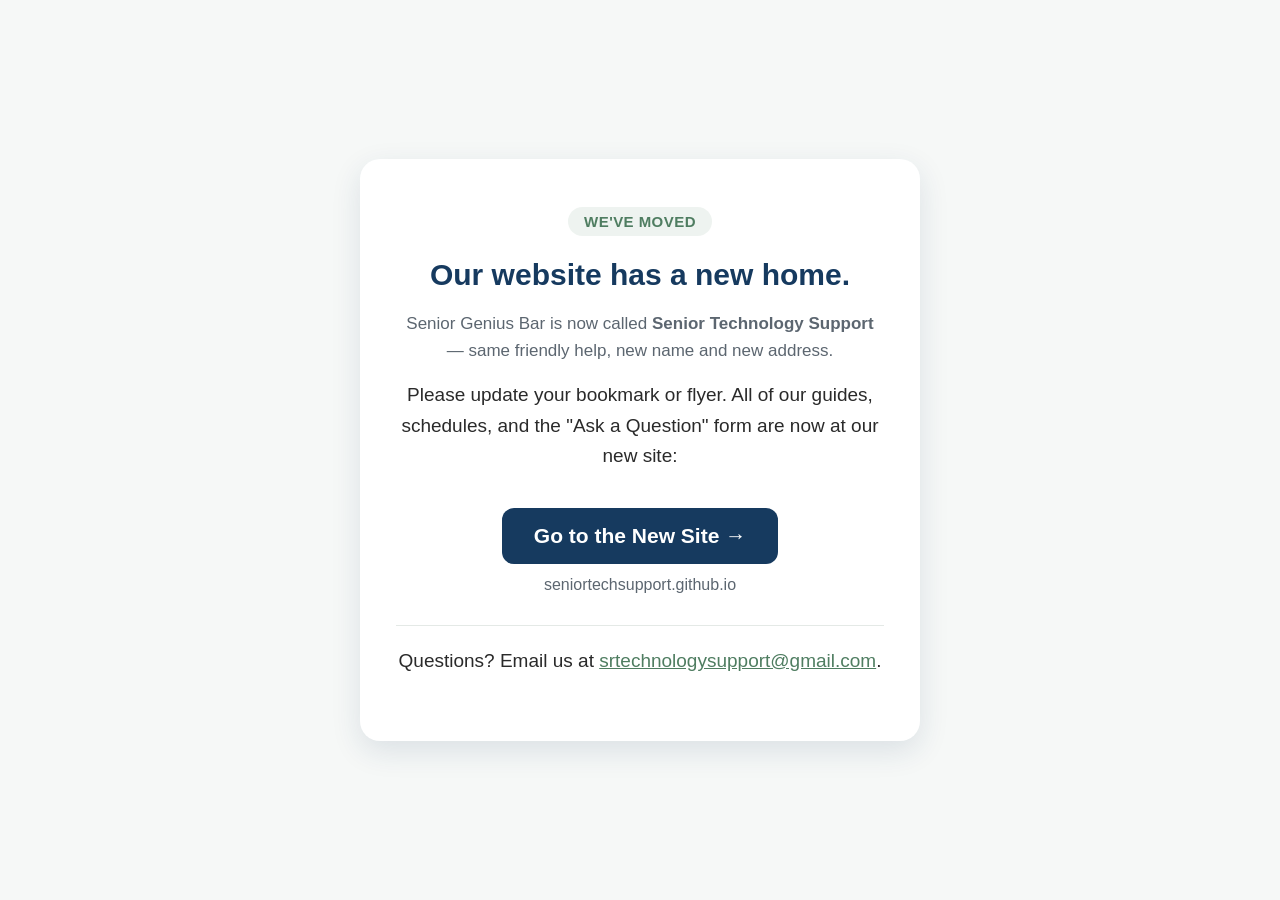
<file: index.html>
<!doctype html>
<html lang="en">
<head>
<meta charset="utf-8">
<meta name="viewport" content="width=device-width,initial-scale=1">
<title>We've Moved | Senior Technology Support</title>
<meta name="description" content="Senior Genius Bar has a new name and a new website: Senior Technology Support at seniortechsupport.github.io.">
<link rel="icon" href="data:image/svg+xml,%3Csvg xmlns='http://www.w3.org/2000/svg' viewBox='0 0 64 64'%3E%3Crect width='64' height='64' rx='14' fill='%23163a5f'/%3E%3Ctext x='32' y='43' font-size='28' font-family='Arial' fill='white' text-anchor='middle' font-weight='700'%3EST%3C/text%3E%3C/svg%3E">
<style>
  :root{
    --navy:#163a5f;
    --navy-dark:#102a46;
    --sage:#6a9a7c;
    --sage-dark:#4f7d61;
    --text:#2a2a2a;
    --muted:#5c6670;
    --bg:#f6f8f7;
  }
  *{box-sizing:border-box}
  body{
    margin:0;
    font-family:-apple-system,BlinkMacSystemFont,"Segoe UI",Roboto,Helvetica,Arial,sans-serif;
    background:var(--bg);
    color:var(--text);
    display:flex;
    min-height:100vh;
    align-items:center;
    justify-content:center;
    padding:24px;
  }
  .card{
    background:#fff;
    border-radius:20px;
    max-width:560px;
    width:100%;
    padding:48px 36px;
    text-align:center;
    box-shadow:0 10px 30px rgba(22,58,95,0.12);
  }
  .badge{
    display:inline-block;
    background:#eef3f0;
    color:var(--sage-dark);
    font-weight:700;
    font-size:15px;
    letter-spacing:.03em;
    text-transform:uppercase;
    padding:6px 16px;
    border-radius:999px;
    margin-bottom:20px;
  }
  h1{
    font-size:30px;
    line-height:1.25;
    color:var(--navy);
    margin:0 0 16px;
  }
  p{
    font-size:19px;
    line-height:1.6;
    color:var(--text);
    margin:0 0 16px;
  }
  .old-name{
    color:var(--muted);
    font-size:17px;
  }
  .btn{
    display:inline-block;
    background:var(--navy);
    color:#fff;
    text-decoration:none;
    font-size:21px;
    font-weight:700;
    padding:16px 32px;
    border-radius:12px;
    margin:20px 0 8px;
  }
  .btn:hover,.btn:focus{background:var(--navy-dark)}
  .url{
    font-size:16px;
    color:var(--muted);
    word-break:break-word;
  }
  .footer-note{
    margin-top:28px;
    font-size:15px;
    color:var(--muted);
    border-top:1px solid #e4e9e6;
    padding-top:20px;
  }
  .footer-note a{color:var(--sage-dark)}
</style>
</head>
<body>
<main class="card">
  <span class="badge">We've Moved</span>
  <h1>Our website has a new home.</h1>
  <p class="old-name">Senior Genius Bar is now called <strong>Senior Technology Support</strong> — same friendly help, new name and new address.</p>
  <p>Please update your bookmark or flyer. All of our guides, schedules, and the "Ask a Question" form are now at our new site:</p>
  <a class="btn" href="https://seniortechsupport.github.io">Go to the New Site →</a>
  <p class="url">seniortechsupport.github.io</p>
  <div class="footer-note">
    <p>Questions? Email us at <a href="mailto:srtechnologysupport@gmail.com">srtechnologysupport@gmail.com</a>.</p>
  </div>
</main>
</body>
</html>
</file>
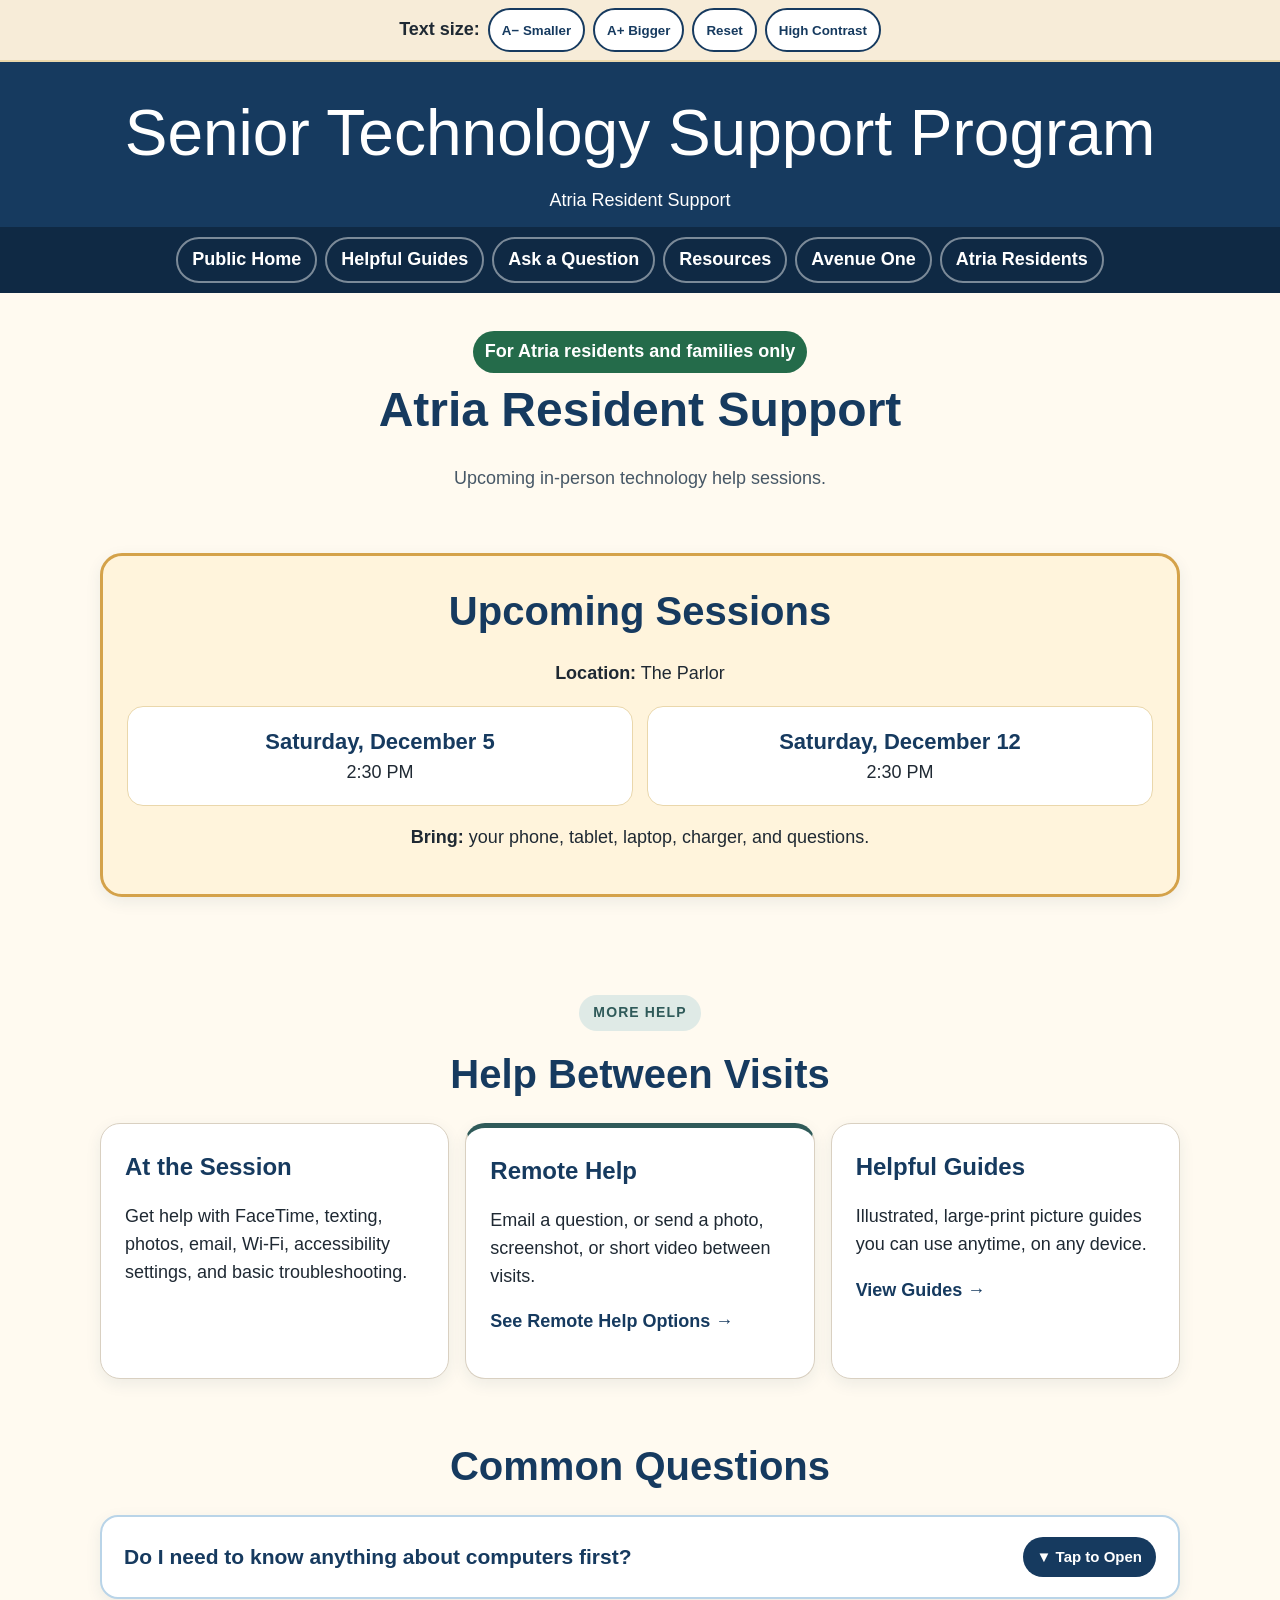
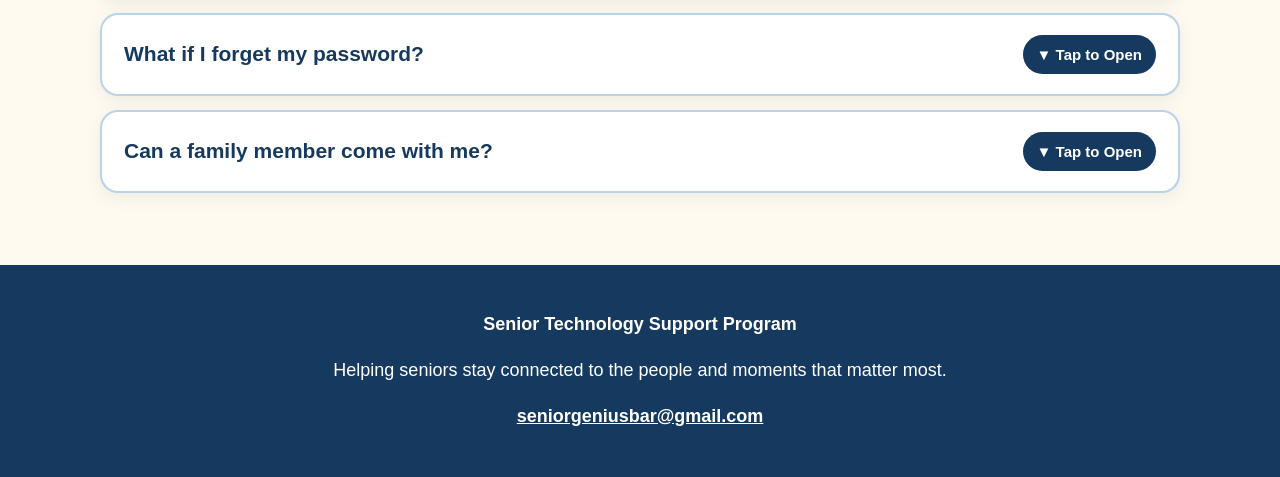
<file: atria/index.html>
<!doctype html><html lang="en"><head><meta charset="utf-8"><meta name="viewport" content="width=device-width,initial-scale=1">
<title>Atria Residents | Senior Technology Support Program</title>
<meta name="description" content="Upcoming in-person technology help sessions for Atria residents and families.">
<meta name="robots" content="noindex, nofollow">
<link rel="icon" href="data:image/svg+xml,%3Csvg xmlns='http://www.w3.org/2000/svg' viewBox='0 0 64 64'%3E%3Crect width='64' height='64' rx='14' fill='%23163a5f'/%3E%3Ctext x='32' y='43' font-size='28' font-family='Arial' fill='white' text-anchor='middle' font-weight='700'%3EST%3C/text%3E%3C/svg%3E">
<link rel="stylesheet" href="../assets/style.css"></head><body>
<a class="skip-link" href="#main-content">Skip to main content</a>

<div class="accessibility"><strong>Text size:</strong>
<button onclick="changeTextSize(-1)">A− Smaller</button><button onclick="changeTextSize(1)">A+ Bigger</button><button onclick="resetTextSize()">Reset</button>
<button id="contrastToggle" onclick="toggleContrast()">High Contrast</button></div>
<header><div class="brand"><h1>Senior Technology Support Program</h1><p>Atria Resident Support</p></div>
<nav>
<a href="../index.html">Public Home</a><a href="../guides.html">Helpful Guides</a>
<a href="../request-help.html">Ask a Question</a><a href="../resources.html">Resources</a><a href="../avenue-one/index.html">Avenue One</a><a href="index.html">Atria Residents</a>
</nav></header>

<main id="main-content">
<div class="container"><section class="page-head"><span class="badge">For Atria residents and families only</span>
<h2>Atria Resident Support</h2><p>Upcoming in-person technology help sessions.</p></section>
<section><div class="card notice">
<h2 class="section-title">Upcoming Sessions</h2>
<p><strong>Location:</strong> <span id="sessionLocation"></span></p>
<div class="session-grid" id="upcomingGrid"></div>
<p id="noUpcoming" style="display:none;color:var(--muted)">No upcoming sessions are scheduled right now — please check back soon.</p>

<p><strong>Bring:</strong> <span id="sessionBring"></span></p>
</div></section>
<section class="community-links"><div style="text-align:center"><span class="section-kicker">More Help</span></div><h2 class="section-title">Help Between Visits</h2><div class="grid">
<div class="tile"><h3>At the Session</h3><p>Get help with FaceTime, texting, photos, email, Wi‑Fi, accessibility settings, and basic troubleshooting.</p></div>
<a class="tile" href="../request-help.html#remote-options"><h3>Remote Help</h3><p>Email a question, or send a photo, screenshot, or short video between visits.</p><p class="tile-cta">See Remote Help Options →</p></a>
<a class="tile" href="../guides.html"><h3>Helpful Guides</h3><p>Illustrated, large-print picture guides you can use anytime, on any device.</p><p class="tile-cta">View Guides →</p></a>
</div></section>
<section><h2 class="section-title">Common Questions</h2><div class="faq">
<details><summary>Do I need to know anything about computers first?</summary>
<p>Not at all. Most people who reach out have never used a smartphone or tablet before. We start wherever you are.</p></details>
<details><summary>What if I forget my password?</summary>
<p>Bring the device anyway. We can often help you reset it together, or talk through safe ways to keep track of passwords going forward.</p></details>
<details><summary>Can a family member come with me?</summary>
<p>Of course. Family members are always welcome to reach out on your behalf or join in on a session.</p></details>
</div></section></div>
</main>

<footer><p><strong>Senior Technology Support Program</strong></p>
<p>Helping seniors stay connected to the people and moments that matter most.</p>
<p><a href="mailto:seniorgeniusbar@gmail.com">seniorgeniusbar@gmail.com</a></p></footer>
<script src="../assets/site.js"></script>
<script src="../assets/session-dates.js"></script>
<script>
/* Upcoming Sessions generates itself from the recurring pattern in
   session-dates.js — no manual date entry needed as time goes on. See
   the comments at the top of that file to adjust the pattern, skip a
   date, or add a one-off extra session. */

document.getElementById('sessionLocation').textContent = sessionInfo.location;
document.getElementById('sessionBring').textContent = sessionInfo.bring;

function formatFriendly(iso){
  const [y, m, d] = iso.split('-').map(Number);
  const dt = new Date(y, m - 1, d);
  return dt.toLocaleDateString('en-US', { weekday: 'long', month: 'long', day: 'numeric' });
}

function toISO(d){
  const y = d.getFullYear();
  const m = String(d.getMonth() + 1).padStart(2, '0');
  const day = String(d.getDate()).padStart(2, '0');
  return `${y}-${m}-${day}`;
}

function renderSession(s){
  return '<div class="session"><strong>' + formatFriendly(s.date) + '</strong><span>' + s.time + '</span></div>';
}

function generateUpcoming(){
  const { anchorDate, intervalDays, showNext } = sessionInfo.recurring;
  const [ay, am, ad] = anchorDate.split('-').map(Number);
  const msPerDay = 24 * 60 * 60 * 1000;

  const today = new Date();
  today.setHours(0, 0, 0, 0);

  let cursor = new Date(ay, am - 1, ad);
  if (cursor < today) {
    const diffDays = Math.round((today - cursor) / msPerDay);
    const stepsToAdd = Math.ceil(diffDays / intervalDays);
    cursor = new Date(cursor.getTime() + stepsToAdd * intervalDays * msPerDay);
  }

  const results = [];
  let safety = 0;
  while (results.length < showNext && safety < 100) {
    const iso = toISO(cursor);
    if (!sessionInfo.skipDates.includes(iso)) {
      results.push({ date: iso, time: sessionInfo.time });
    }
    cursor = new Date(cursor.getTime() + intervalDays * msPerDay);
    safety++;
  }
  return results;
}

const todayStr = toISO(new Date());
const manual = (typeof ATRIA_MANUAL_OVERRIDE !== 'undefined' ? ATRIA_MANUAL_OVERRIDE : [])
  .filter(e => e.date >= todayStr)
  .sort((a,b) => a.date.localeCompare(b.date));

const generated = generateUpcoming();
const extras = sessionInfo.extraDates.filter(e => e.date >= todayStr);
const upcoming = manual.length
  ? manual.slice(0, sessionInfo.recurring.showNext)
  : [...generated, ...extras].sort((a, b) => a.date.localeCompare(b.date)).slice(0, sessionInfo.recurring.showNext);

document.getElementById('upcomingGrid').innerHTML = upcoming.map(renderSession).join('');
document.getElementById('noUpcoming').style.display = upcoming.length ? 'none' : 'block';
</script>

</body></html>
</file>
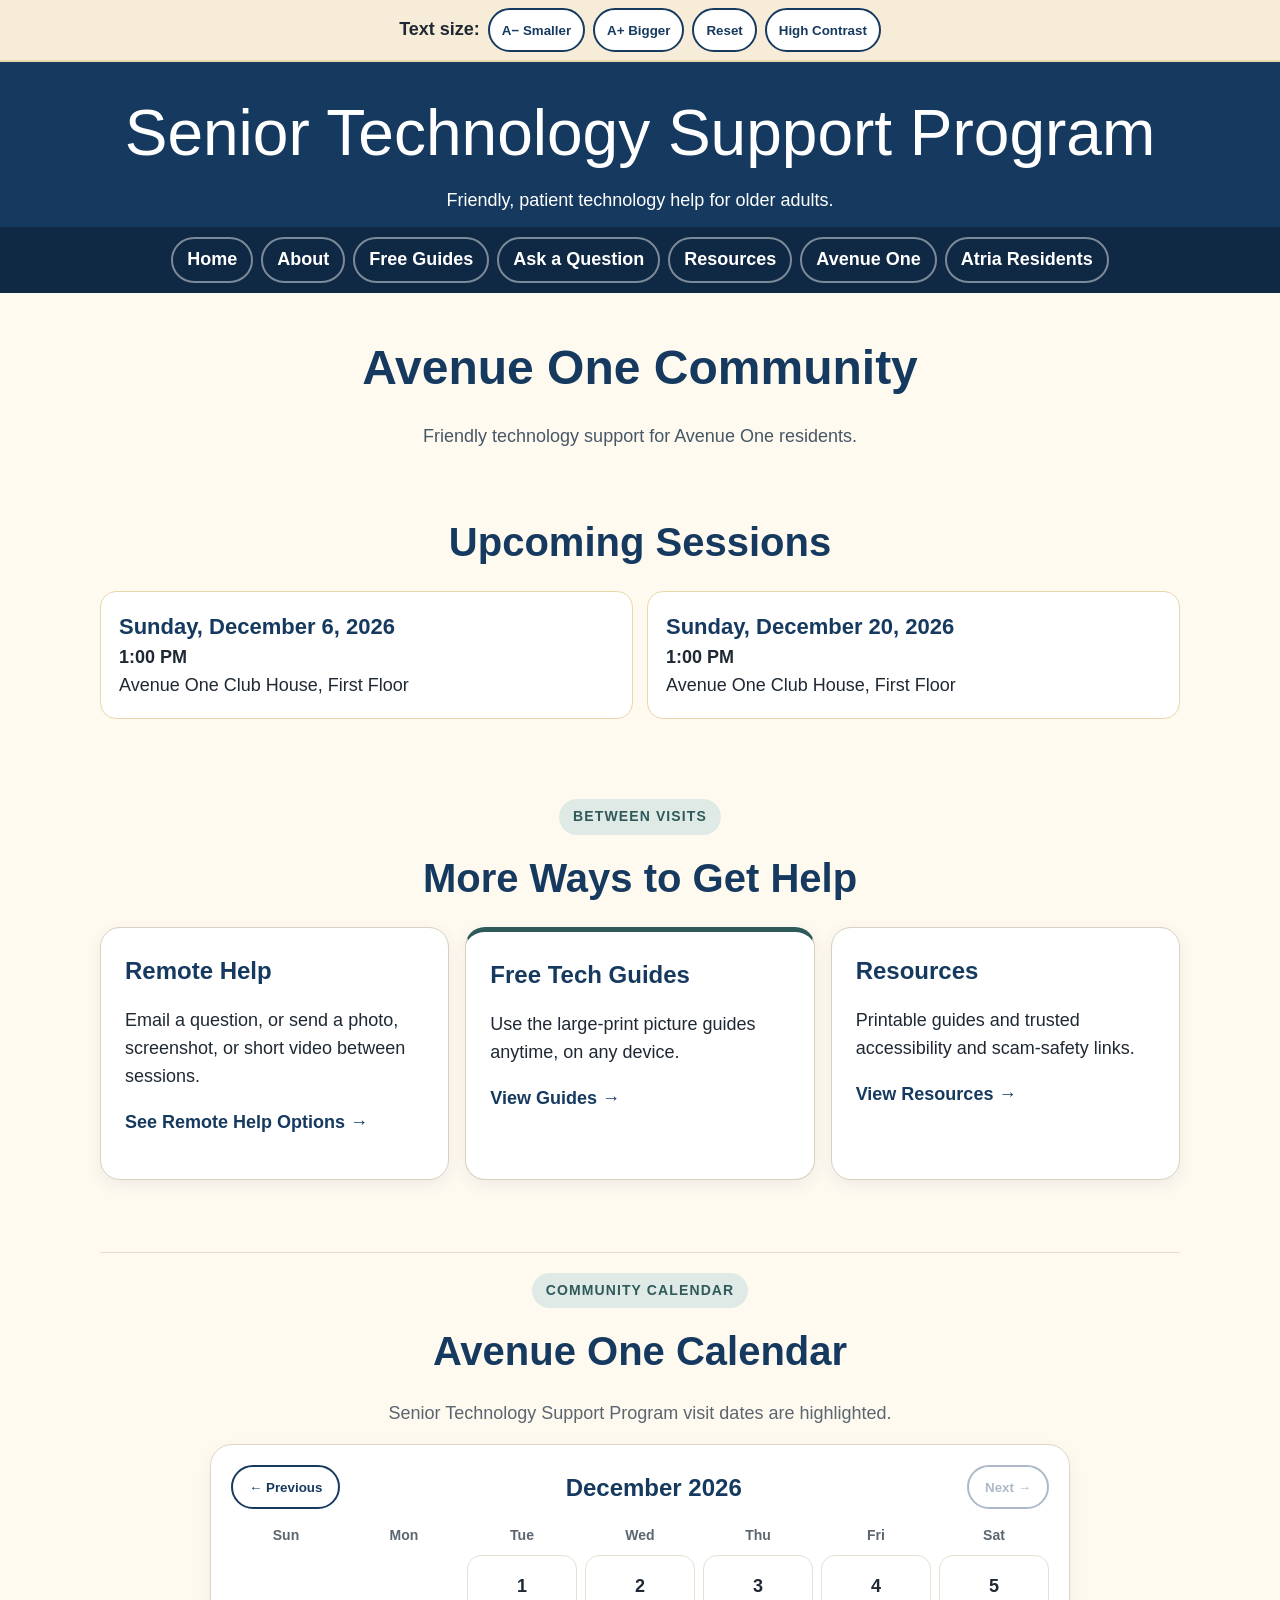
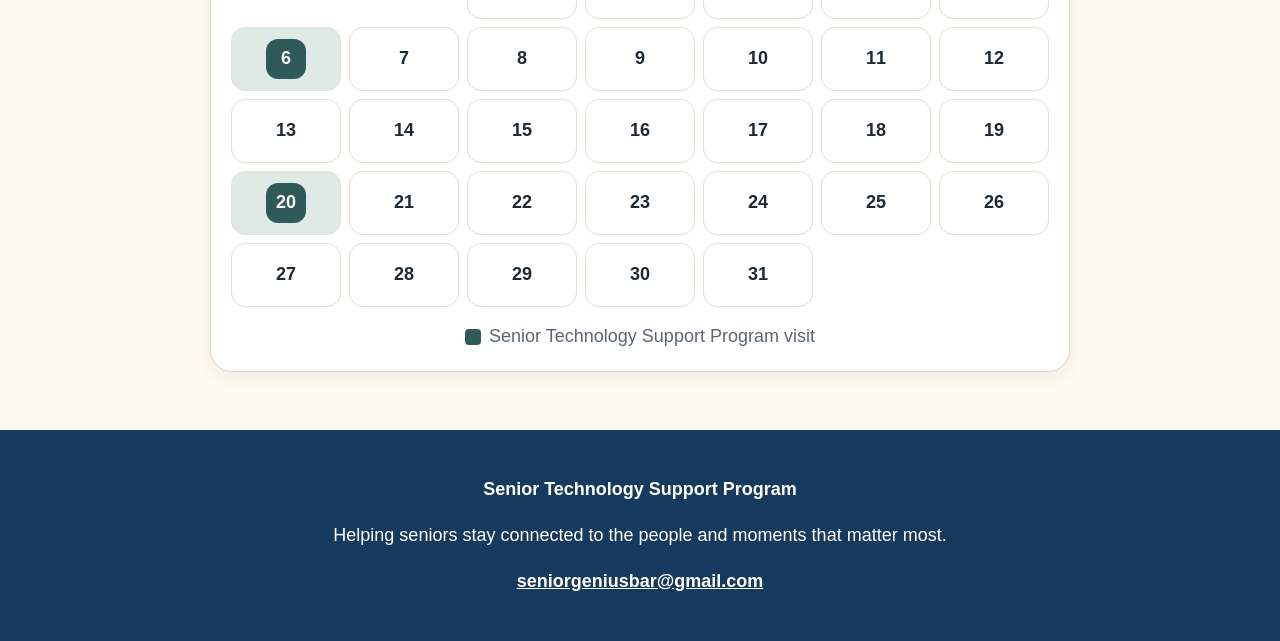
<file: avenue-one/index.html>
<!doctype html><html lang="en"><head><meta charset="utf-8"><meta name="viewport" content="width=device-width,initial-scale=1">
<title>Avenue One Community | Senior Technology Support Program</title>
<meta name="description" content="A record of neighborhood technology support sessions Senior Technology Support Program has held for the Avenue One community since 2023.">
<meta property="og:title" content="Avenue One Community | Senior Technology Support Program">
<meta property="og:description" content="A record of neighborhood technology support sessions Senior Technology Support Program has held for the Avenue One community since 2023.">
<meta property="og:type" content="website">
<meta property="og:url" content="https://seniorgeniusbar.github.io/avenue-one/index.html">
<meta property="og:image" content="https://seniorgeniusbar.github.io/assets/aiden.png">
<link rel="icon" href="data:image/svg+xml,%3Csvg xmlns='http://www.w3.org/2000/svg' viewBox='0 0 64 64'%3E%3Crect width='64' height='64' rx='14' fill='%23163a5f'/%3E%3Ctext x='32' y='43' font-size='28' font-family='Arial' fill='white' text-anchor='middle' font-weight='700'%3EST%3C/text%3E%3C/svg%3E">
<link rel="stylesheet" href="../assets/style.css"></head><body>
<a class="skip-link" href="#main-content">Skip to main content</a>

<div class="accessibility"><strong>Text size:</strong>
<button onclick="changeTextSize(-1)">A− Smaller</button><button onclick="changeTextSize(1)">A+ Bigger</button><button onclick="resetTextSize()">Reset</button>
<button id="contrastToggle" onclick="toggleContrast()">High Contrast</button></div>
<header><div class="brand"><h1>Senior Technology Support Program</h1><p>Friendly, patient technology help for older adults.</p></div>
<nav>
<a href="../index.html">Home</a><a href="../about.html">About</a><a href="../guides.html">Free Guides</a>
<a href="../request-help.html">Ask a Question</a><a href="../resources.html">Resources</a><a href="index.html">Avenue One</a><a href="../atria/index.html">Atria Residents</a>
</nav></header>

<main id="main-content">
<div class="container"><section class="page-head"><h2>Avenue One Community</h2>
<p>Friendly technology support for Avenue One residents.</p></section>

<section id="upcomingSection"><h2 class="section-title">Upcoming Sessions</h2>
<div class="session-grid" id="upcomingGrid"></div>
<p id="noUpcoming" style="display:none;text-align:center;color:var(--muted)">No upcoming sessions are scheduled right now — check back soon.</p>
</section>

<section class="community-links"><div style="text-align:center"><span class="section-kicker">Between Visits</span></div><h2 class="section-title">More Ways to Get Help</h2><div class="grid">
<a class="tile" href="../request-help.html#remote-options"><h3>Remote Help</h3><p>Email a question, or send a photo, screenshot, or short video between sessions.</p><p class="tile-cta">See Remote Help Options →</p></a>
<a class="tile" href="../guides.html"><h3>Free Tech Guides</h3><p>Use the large-print picture guides anytime, on any device.</p><p class="tile-cta">View Guides →</p></a>
<a class="tile" href="../resources.html"><h3>Resources</h3><p>Printable guides and trusted accessibility and scam-safety links.</p><p class="tile-cta">View Resources →</p></a>
</div></section>
<section id="eventHistory" class="visit-calendar-section">
<div style="text-align:center"><span class="section-kicker">Community Calendar</span></div>
<h2 class="section-title">Avenue One Calendar</h2>
<p style="text-align:center;max-width:700px;margin:0 auto 16px;color:var(--muted)">Senior Technology Support Program visit dates are highlighted.</p>
<div class="interactive-calendar-card">
  <div class="calendar-toolbar">
    <button type="button" id="calPrev" class="calendar-nav" aria-label="Previous month">← Previous</button>
    <h3 id="calMonthLabel" class="calendar-month-label"></h3>
    <button type="button" id="calNext" class="calendar-nav" aria-label="Next month">Next →</button>
  </div>
  <div class="calendar-weekdays" aria-hidden="true">
    <span>Sun</span><span>Mon</span><span>Tue</span><span>Wed</span><span>Thu</span><span>Fri</span><span>Sat</span>
  </div>
  <div id="calGrid" class="calendar-grid" role="grid" aria-label="Avenue One Senior Technology Support Program visit calendar"></div>
  <p class="calendar-legend"><span class="calendar-dot"></span> Senior Technology Support Program visit</p>
</div>
</section>
</div>
</main>

<footer><p><strong>Senior Technology Support Program</strong></p>
<p>Helping seniors stay connected to the people and moments that matter most.</p>
<p><a href="mailto:seniorgeniusbar@gmail.com">seniorgeniusbar@gmail.com</a></p></footer>
<script src="../assets/site.js"></script>
<script src="../assets/avenue-one-events.js"></script>
<script>
/* This page reads the SAME list in avenue-one-events.js for both the
   "Upcoming Sessions" box and the "Visit Calendar" record below.
   Add a date as soon as you schedule it — even months ahead — and it
   will show under Upcoming automatically. Once that date passes, it
   quietly becomes part of the visit calendar. Nothing ever
   needs to be moved or re-entered by hand.

   To rename the activity (shown in Upcoming Sessions and as each
   year's heading), just change the line below — it only needs to be
   changed in this one spot. */
const ACTIVITY_NAME = 'Neighborhood Tech Support';

function formatFriendly(iso){
  const [y, m, d] = iso.split('-').map(Number);
  const dt = new Date(y, m - 1, d);
  return dt.toLocaleDateString('en-US', { weekday: 'long', month: 'long', day: 'numeric', year: 'numeric' });
}

const today = new Date();
today.setHours(0,0,0,0);
const todayStr = `${today.getFullYear()}-${String(today.getMonth()+1).padStart(2,'0')}-${String(today.getDate()).padStart(2,'0')}`;
const all = [...avenueOneEvents];
const past = all.filter(iso => iso < todayStr).sort((a, b) => b.localeCompare(a));

// Avenue One sessions recur every other Sunday at 1:00 PM, starting Aug. 16, 2026.
// Only the next two are shown so the page stays simple and easy to read.
const AVENUE_ONE = { anchorDate: '2026-08-16', intervalDays: 14, showNext: 2, time: '1:00 PM', location: 'Avenue One Club House, First Floor' };
function nextRecurringSessions(){
  const [y,m,d] = AVENUE_ONE.anchorDate.split('-').map(Number);
  let dt = new Date(y,m-1,d);
  while(dt < today) dt.setDate(dt.getDate()+AVENUE_ONE.intervalDays);
  const out=[];
  for(let i=0;i<AVENUE_ONE.showNext;i++){
    const iso=`${dt.getFullYear()}-${String(dt.getMonth()+1).padStart(2,'0')}-${String(dt.getDate()).padStart(2,'0')}`;
    out.push(iso);
    dt.setDate(dt.getDate()+AVENUE_ONE.intervalDays);
  }
  return out;
}
const upcoming = nextRecurringSessions();

document.getElementById('upcomingGrid').innerHTML = upcoming.map(iso =>
  `<div class="session"><strong>${formatFriendly(iso)}</strong><span><b>${AVENUE_ONE.time}</b><br>${AVENUE_ONE.location}</span></div>`
).join('');
document.getElementById('noUpcoming').style.display = 'none';

</script>


<script>
// Interactive Avenue One calendar -----------------------------------------
(function(){
  // Start with the actual recorded Avenue One visits from avenue-one-events.js.
  const allVisitDates = new Set(
    (typeof avenueOneEvents !== 'undefined' ? avenueOneEvents : []).filter(Boolean)
  );

  // Add the recurring Sunday schedule from Aug. 16 through Dec. 31, 2026.
  // This affects the calendar only. The "Upcoming Sessions" section above
  // still shows only the next two dates.
  let future = new Date("2026-08-16T12:00:00");
  const calendarEnd = new Date("2026-12-31T12:00:00");
  while (future <= calendarEnd) {
    const iso =
      `${future.getFullYear()}-${String(future.getMonth()+1).padStart(2,"0")}-${String(future.getDate()).padStart(2,"0")}`;
    allVisitDates.add(iso);
    future.setDate(future.getDate() + 14);
  }

  const minMonth = new Date("2023-07-01T12:00:00");
  const maxMonth = new Date("2026-12-01T12:00:00");
  const now = new Date();
  let current = new Date(now.getFullYear(), now.getMonth(), 1, 12);

  if (current < minMonth) current = new Date(minMonth);
  if (current > maxMonth) current = new Date(maxMonth);

  const label = document.getElementById("calMonthLabel");
  const grid = document.getElementById("calGrid");
  const prev = document.getElementById("calPrev");
  const next = document.getElementById("calNext");

  function sameMonth(a,b){
    return a.getFullYear() === b.getFullYear() && a.getMonth() === b.getMonth();
  }

  function render(){
    const y = current.getFullYear();
    const m = current.getMonth();

    label.textContent = current.toLocaleDateString("en-US",{month:"long",year:"numeric"});
    prev.disabled = sameMonth(current,minMonth);
    next.disabled = sameMonth(current,maxMonth);

    grid.innerHTML = "";
    const firstDay = new Date(y,m,1,12).getDay();
    const daysInMonth = new Date(y,m+1,0,12).getDate();

    for(let i=0;i<firstDay;i++){
      const blank=document.createElement("span");
      blank.className="calendar-cell calendar-blank";
      blank.setAttribute("aria-hidden","true");
      grid.appendChild(blank);
    }

    for(let day=1; day<=daysInMonth; day++){
      const iso =
        `${y}-${String(m+1).padStart(2,"0")}-${String(day).padStart(2,"0")}`;
      const cell=document.createElement("span");
      cell.className="calendar-cell";
      cell.setAttribute("role","gridcell");

      const num=document.createElement("span");
      num.className="calendar-day-number";
      num.textContent=day;

      const friendlyMonth = current.toLocaleDateString("en-US",{month:"long"});
      if(allVisitDates.has(iso)){
        cell.classList.add("has-visit");
        cell.setAttribute("aria-label", `${friendlyMonth} ${day}, ${y} — Senior Technology Support Program visit`);
      } else {
        cell.setAttribute("aria-label", `${friendlyMonth} ${day}, ${y}`);
      }
      cell.appendChild(num);
      grid.appendChild(cell);
    }
  }

  prev.addEventListener("click",()=>{
    if(!sameMonth(current,minMonth)){
      current=new Date(current.getFullYear(),current.getMonth()-1,1,12);
      render();
    }
  });

  next.addEventListener("click",()=>{
    if(!sameMonth(current,maxMonth)){
      current=new Date(current.getFullYear(),current.getMonth()+1,1,12);
      render();
    }
  });

  render();
})();
</script>
</body></html>
</file>
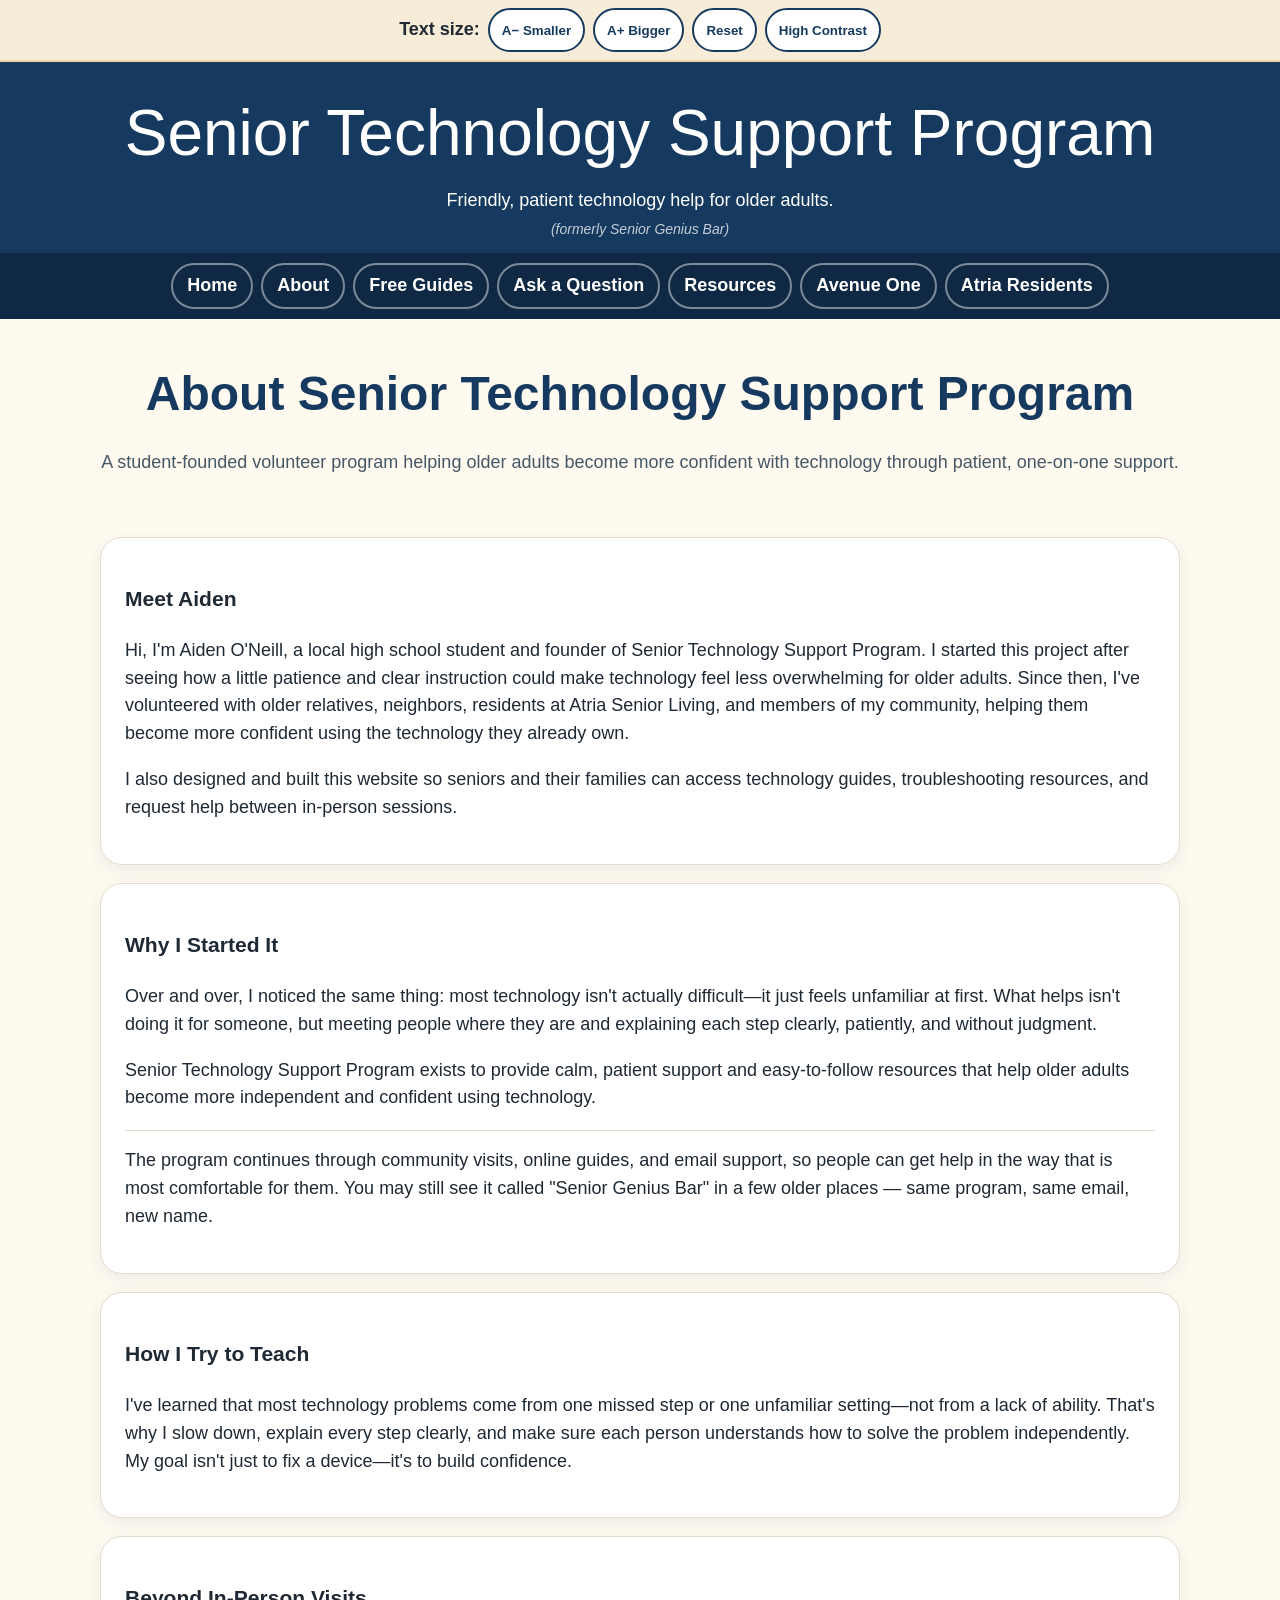
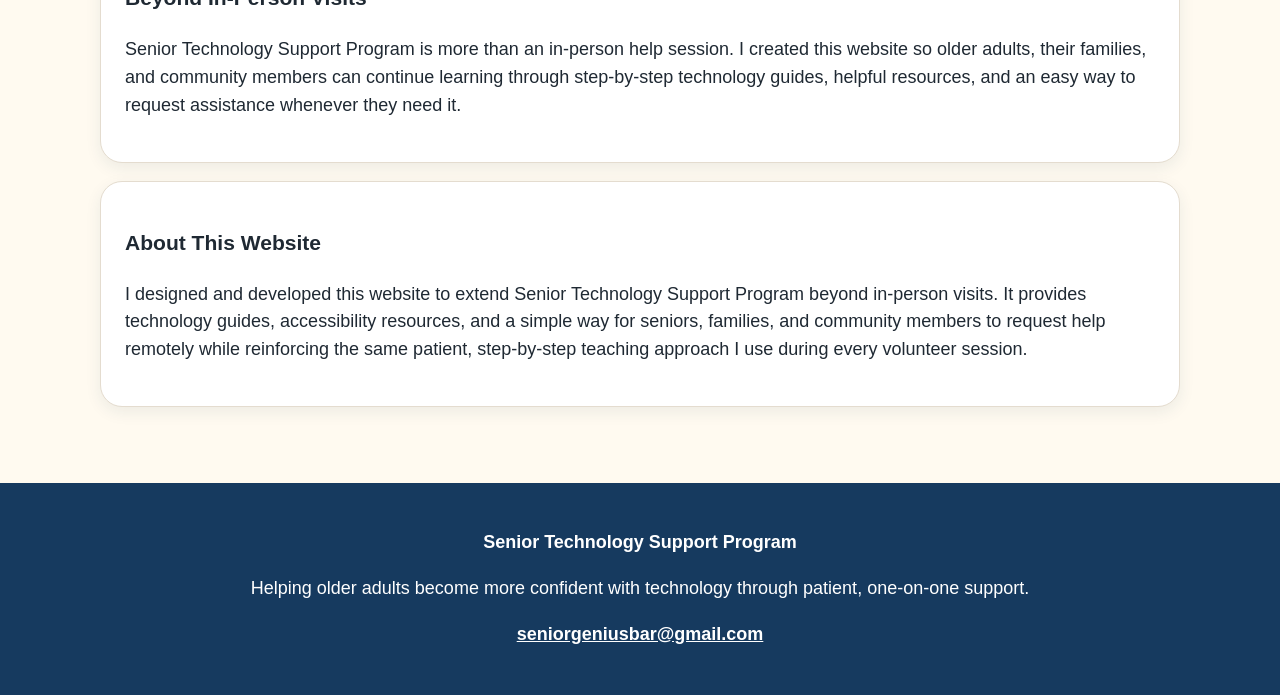
<file: about.html>
<!doctype html>
<html lang="en">
<head>
  <meta charset="utf-8">
  <meta name="viewport" content="width=device-width, initial-scale=1">
  <title>About | Senior Technology Support Program</title>
  <meta name="description" content="Learn about Senior Technology Support Program, a student-founded volunteer program helping older adults become more confident with technology through patient, one-on-one support.">
  <meta property="og:title" content="About Senior Technology Support Program">
  <meta property="og:description" content="Learn about Senior Technology Support Program, a student-founded volunteer program helping older adults become more confident with technology through patient, one-on-one support.">
  <meta property="og:type" content="website">
  <meta property="og:url" content="https://seniorgeniusbar.github.io/about.html">
  <meta property="og:image" content="https://seniorgeniusbar.github.io/assets/aiden.png">
  <link rel="stylesheet" href="assets/style.css">
</head>
<body>
<a class="skip-link" href="#main-content">Skip to main content</a>
  <div class="accessibility">
    <strong>Text size:</strong>
    <button onclick="changeTextSize(-1)">A− Smaller</button>
    <button onclick="changeTextSize(1)">A+ Bigger</button>
    <button onclick="resetTextSize()">Reset</button>
    <button id="contrastToggle" onclick="toggleContrast()">High Contrast</button>
  </div>
  <header>
    <div class="brand">
      <h1>Senior Technology Support Program</h1>
      <p>Friendly, patient technology help for older adults.</p>
      <p class="formerly-tag">(formerly Senior Genius Bar)</p>
    </div>
    <nav>
      <a href="index.html">Home</a>
      <a href="about.html">About</a>
      <a href="guides.html">Free Guides</a>
      <a href="request-help.html">Ask a Question</a>
      <a href="resources.html">Resources</a>
      <a href="avenue-one/index.html">Avenue One</a><a href="atria/index.html">Atria Residents</a>
    </nav>
  </header>
  <main id="main-content">
    <div class="container">
      <section class="page-head">
        <h2>About Senior Technology Support Program</h2>
        <p>A student-founded volunteer program helping older adults become more confident with technology through patient, one-on-one support.</p>
      </section>
      <section>
        <div class="card">
          <h3>Meet Aiden</h3>
          <p>Hi, I'm Aiden O'Neill, a local high school student and founder of Senior Technology Support Program. I started this project after seeing how a little patience and clear instruction could make technology feel less overwhelming for older adults. Since then, I've volunteered with older relatives, neighbors, residents at Atria Senior Living, and members of my community, helping them become more confident using the technology they already own.</p>
          <p>I also designed and built this website so seniors and their families can access technology guides, troubleshooting resources, and request help between in-person sessions.</p>
        </div>
        <div class="card">
          <h3>Why I Started It</h3>
          <p>Over and over, I noticed the same thing: most technology isn't actually difficult—it just feels unfamiliar at first. What helps isn't doing it for someone, but meeting people where they are and explaining each step clearly, patiently, and without judgment.</p>
          <p>Senior Technology Support Program exists to provide calm, patient support and easy-to-follow resources that help older adults become more independent and confident using technology.</p>
          <p style="margin-top:16px;padding-top:16px;border-top:1px solid #e3d9c4">The program continues through community visits, online guides, and email support, so people can get help in the way that is most comfortable for them. You may still see it called "Senior Genius Bar" in a few older places — same program, same email, new name.</p>
        </div>
        <div class="card">
          <h3>How I Try to Teach</h3>
          <p>I've learned that most technology problems come from one missed step or one unfamiliar setting—not from a lack of ability. That's why I slow down, explain every step clearly, and make sure each person understands how to solve the problem independently. My goal isn't just to fix a device—it's to build confidence.</p>
        </div>
        <div class="card">
          <h3>Beyond In-Person Visits</h3>
          <p>Senior Technology Support Program is more than an in-person help session. I created this website so older adults, their families, and community members can continue learning through step-by-step technology guides, helpful resources, and an easy way to request assistance whenever they need it.</p>
        </div>
        <div class="card">
          <h3>About This Website</h3>
          <p>I designed and developed this website to extend Senior Technology Support Program beyond in-person visits. It provides technology guides, accessibility resources, and a simple way for seniors, families, and community members to request help remotely while reinforcing the same patient, step-by-step teaching approach I use during every volunteer session.</p>
        </div>
      </section>
    </div>
  </main>
  <footer>
    <p><strong>Senior Technology Support Program</strong></p>
    <p>Helping older adults become more confident with technology through patient, one-on-one support.</p>
    <p><a href="mailto:seniorgeniusbar@gmail.com">seniorgeniusbar@gmail.com</a></p>
  </footer>
  <script src="assets/site.js"></script>
</body>
</html>
</file>
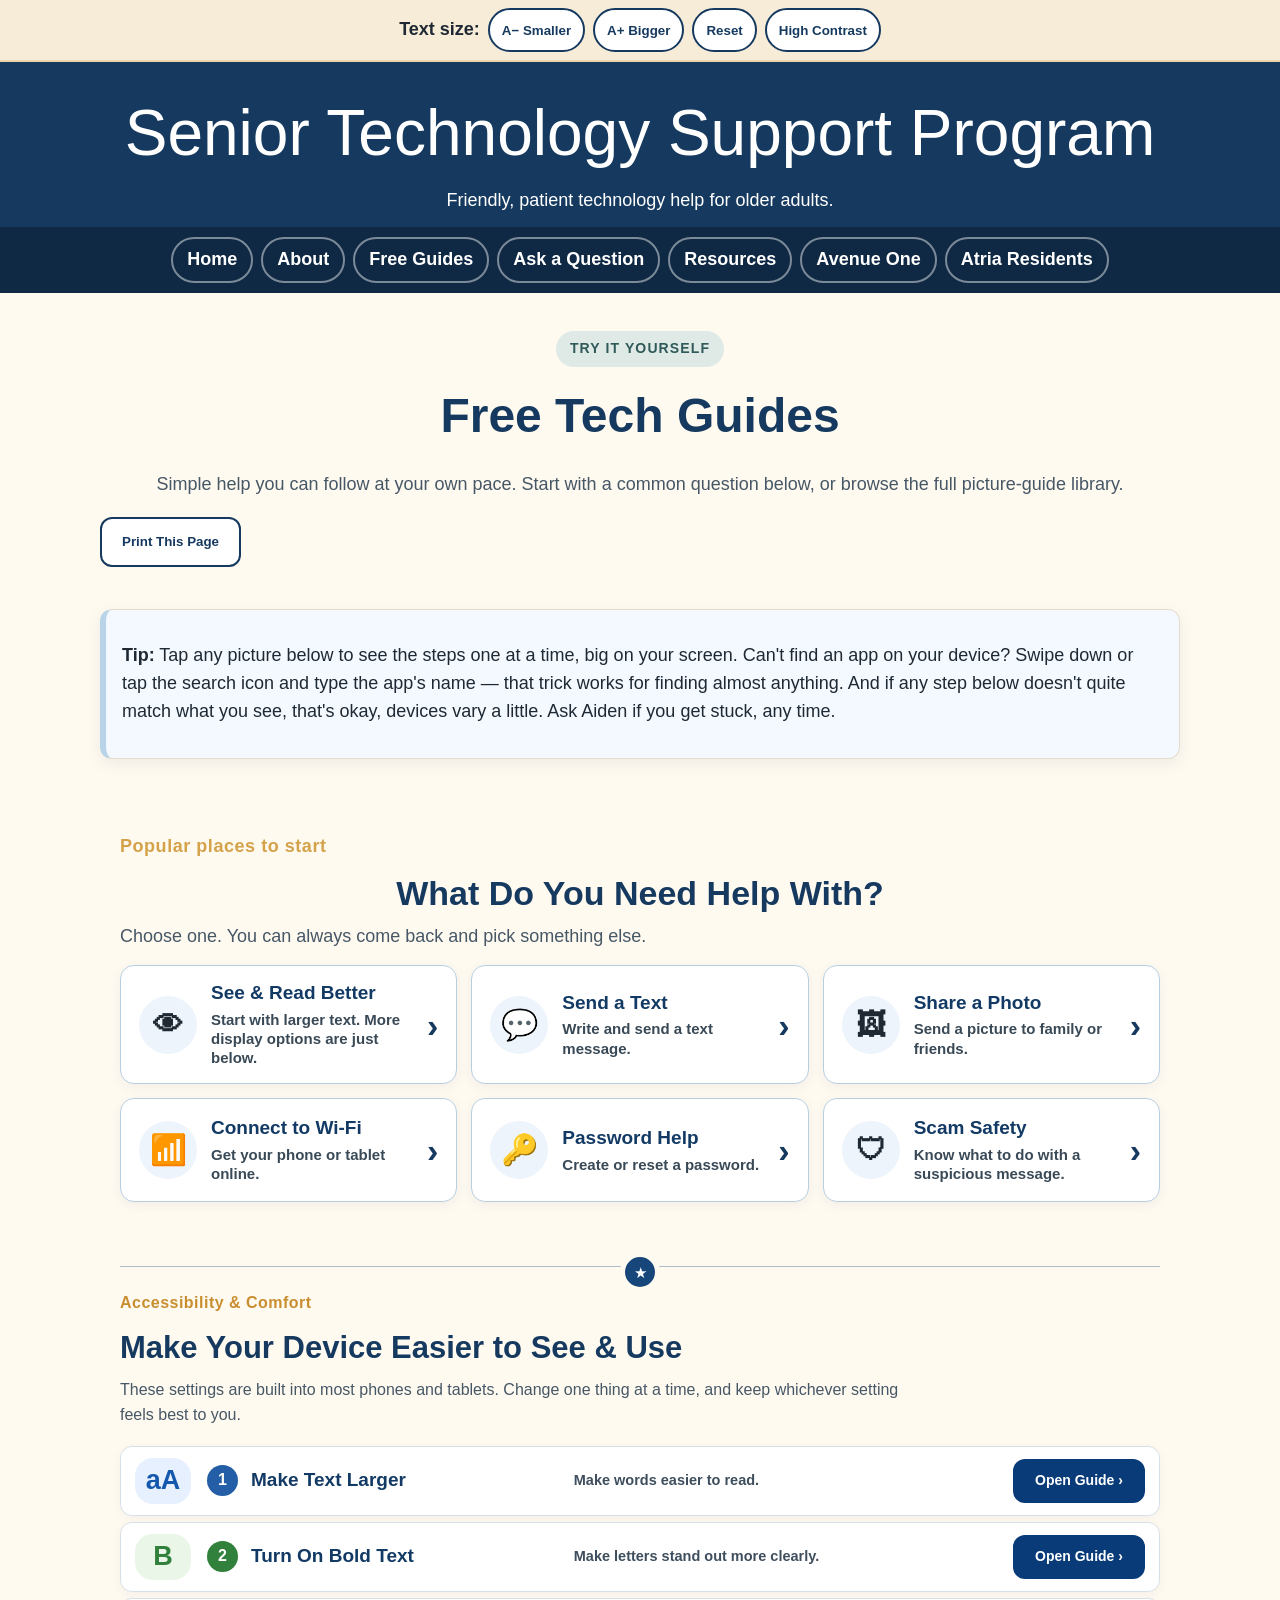
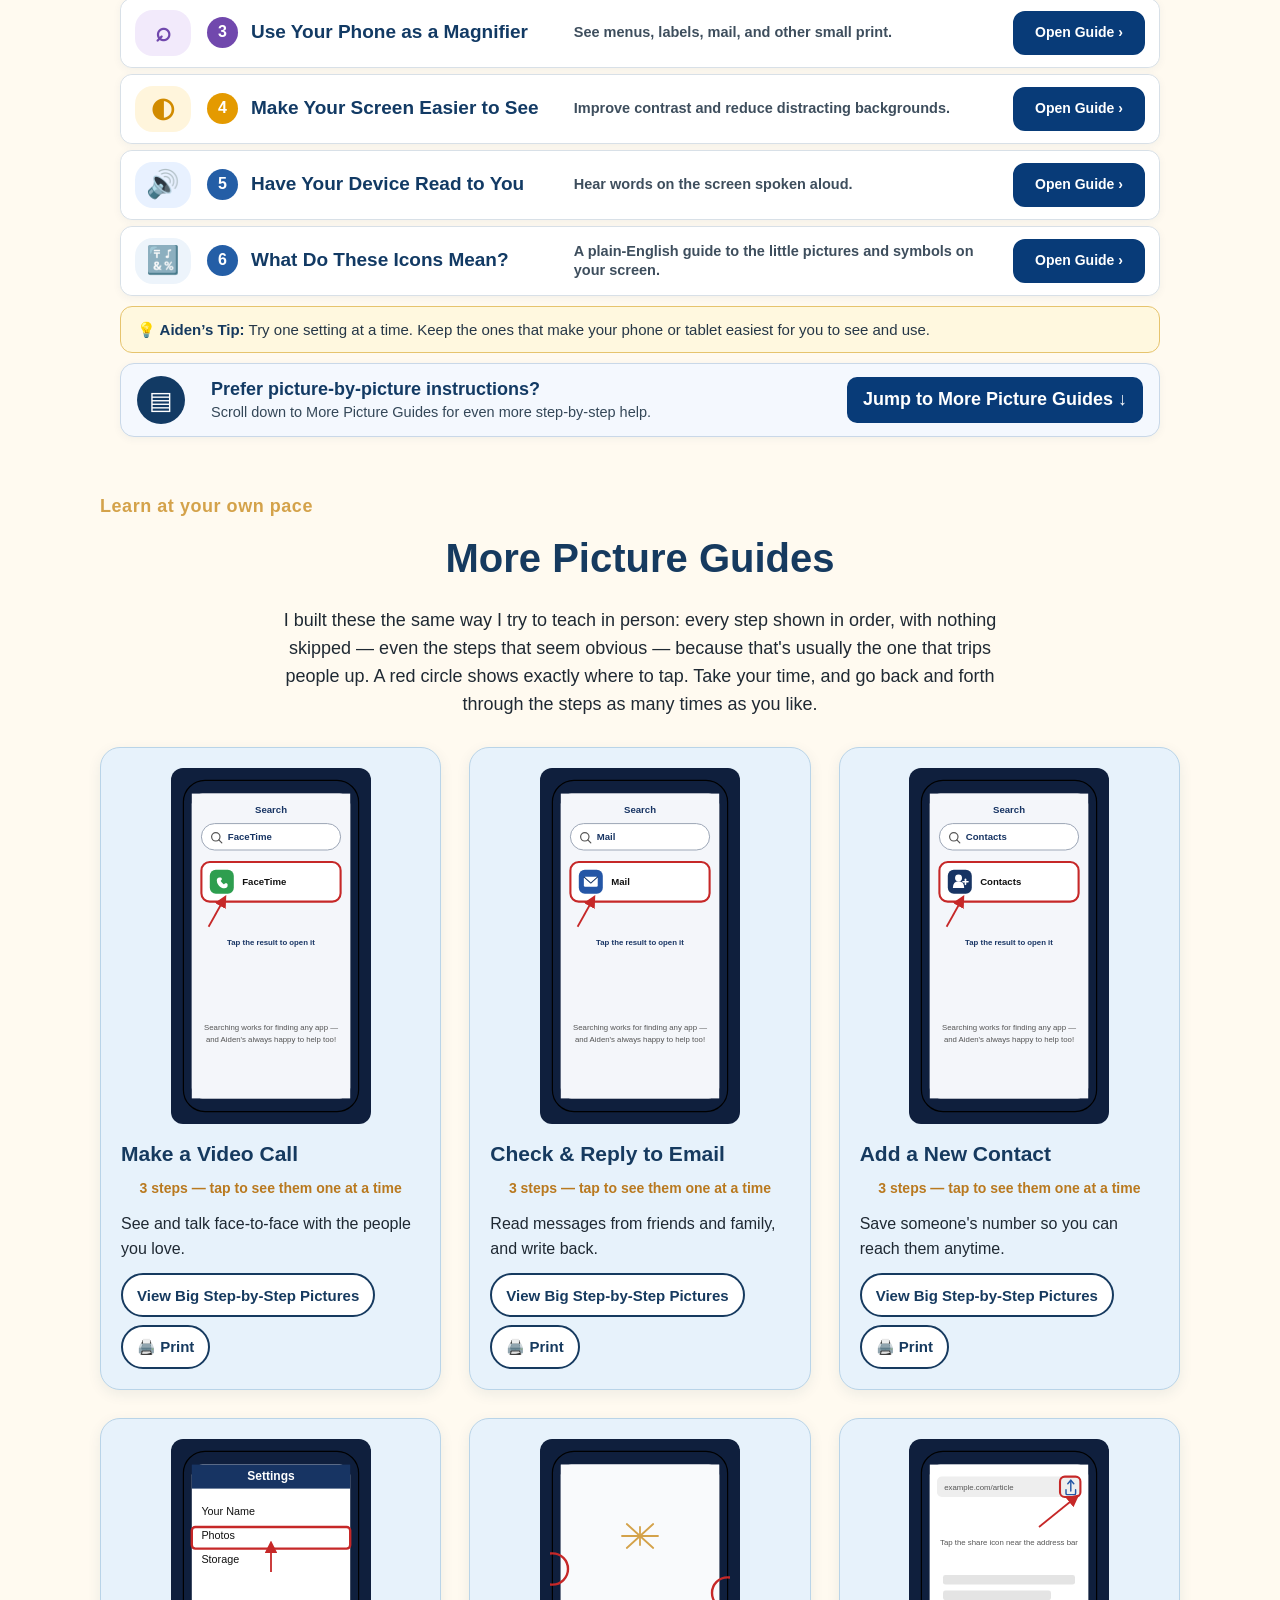
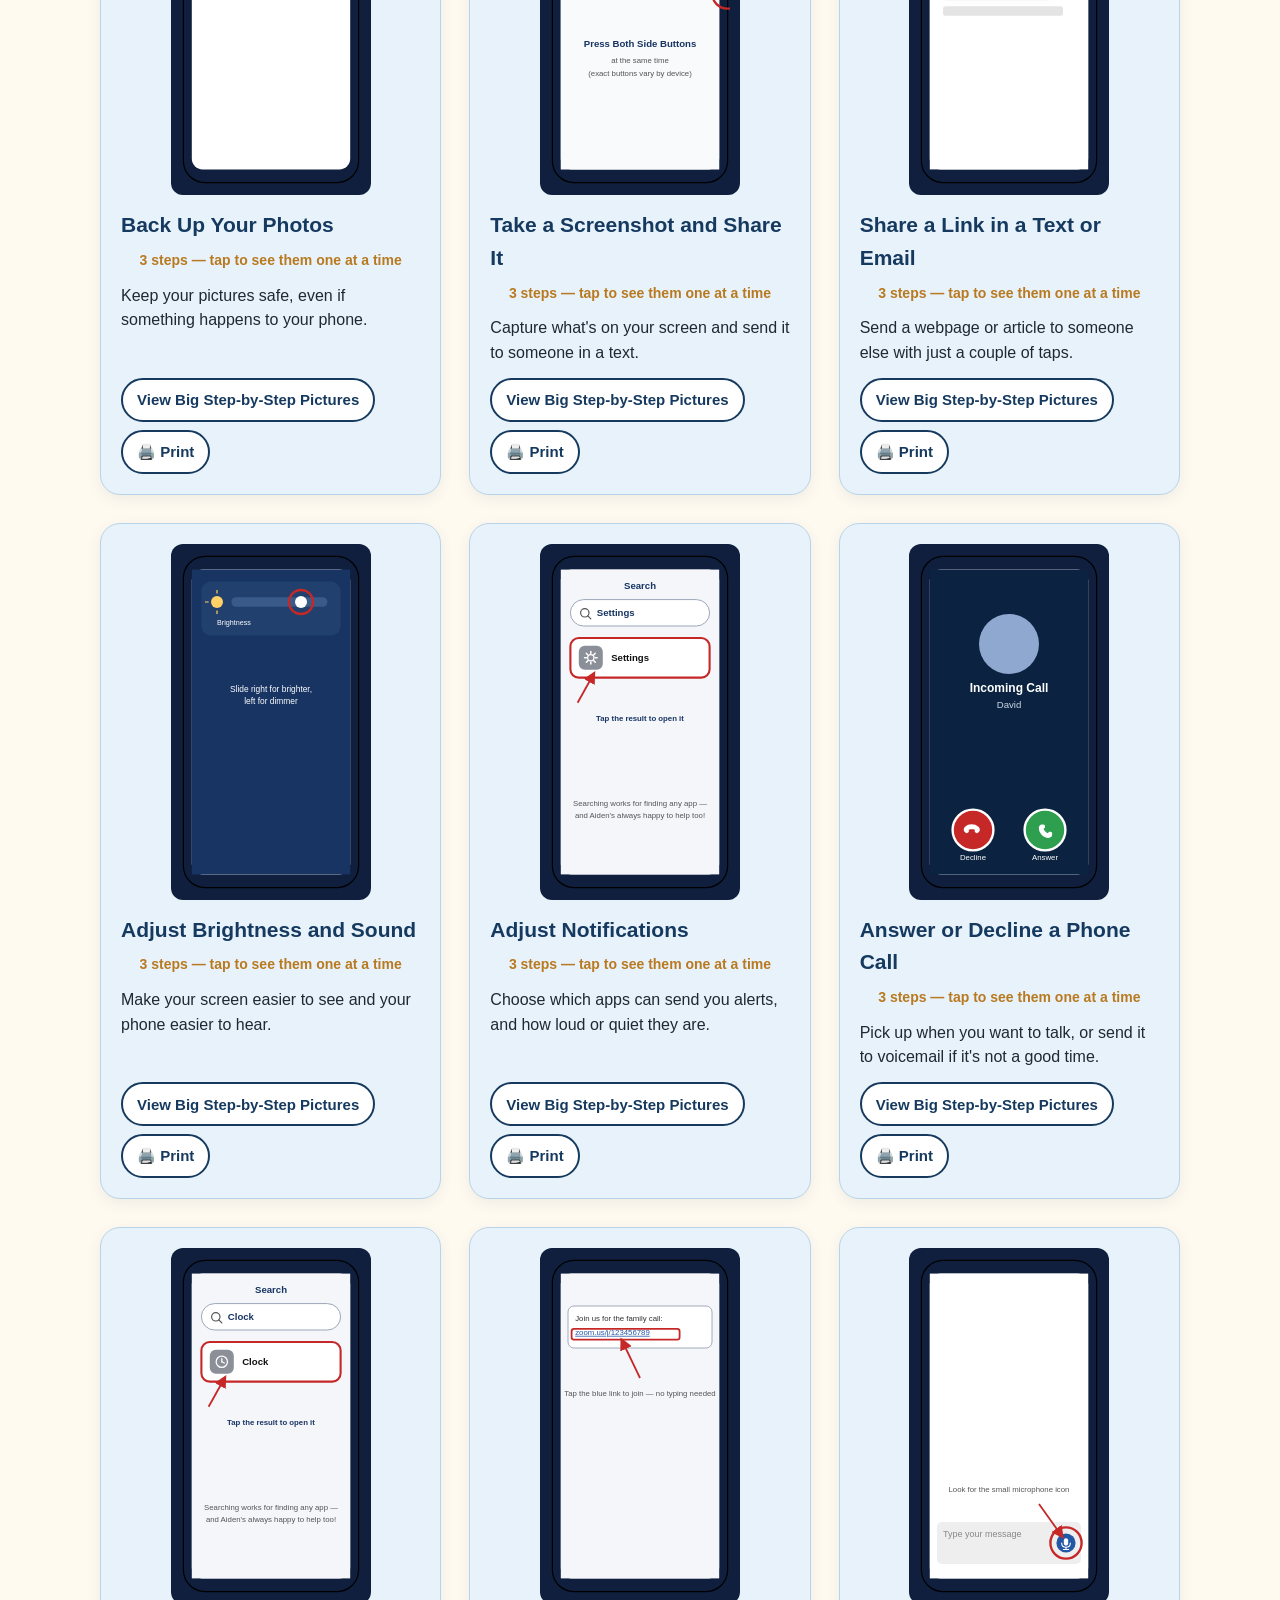
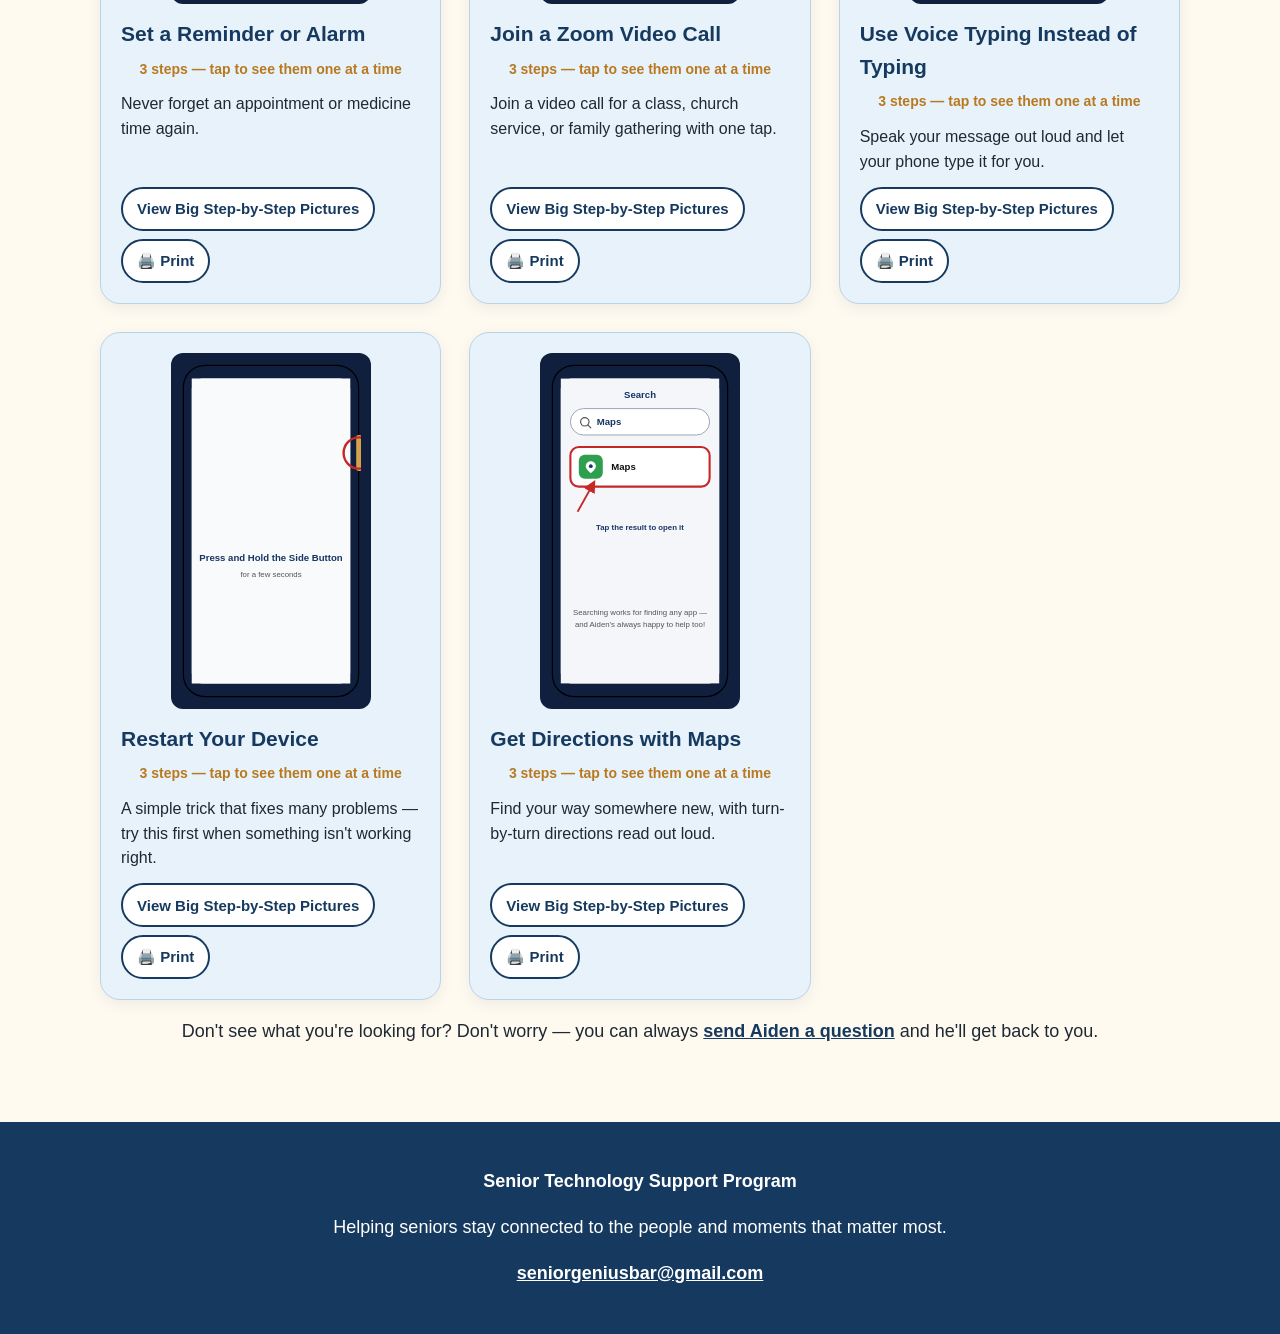
<file: guides.html>
<!doctype html><html lang="en"><head><meta charset="utf-8"><meta name="viewport" content="width=device-width,initial-scale=1">
<title>Free Tech Guides | Senior Technology Support Program</title>
<meta name="description" content="Free senior-friendly technology guides for larger text, accessibility, video calls, texting, email, photos, Wi-Fi, passwords, and scam safety.">
<meta property="og:title" content="Free Tech Guides | Senior Technology Support Program">
<meta property="og:description" content="Free senior-friendly technology guides for larger text, accessibility, video calls, texting, email, photos, Wi-Fi, passwords, and scam safety.">
<meta property="og:type" content="website">
<meta property="og:url" content="https://seniorgeniusbar.github.io/guides.html">
<meta property="og:image" content="https://seniorgeniusbar.github.io/assets/aiden.png">
<link rel="icon" href="data:image/svg+xml,%3Csvg xmlns='http://www.w3.org/2000/svg' viewBox='0 0 64 64'%3E%3Crect width='64' height='64' rx='14' fill='%23163a5f'/%3E%3Ctext x='32' y='43' font-size='28' font-family='Arial' fill='white' text-anchor='middle' font-weight='700'%3EST%3C/text%3E%3C/svg%3E">
<link rel="stylesheet" href="assets/style.css"></head><body>
<a class="skip-link" href="#main-content">Skip to main content</a>

<div class="accessibility"><strong>Text size:</strong>
<button onclick="changeTextSize(-1)">A− Smaller</button><button onclick="changeTextSize(1)">A+ Bigger</button><button onclick="resetTextSize()">Reset</button>
<button id="contrastToggle" onclick="toggleContrast()">High Contrast</button></div>
<header><div class="brand"><h1>Senior Technology Support Program</h1><p>Friendly, patient technology help for older adults.</p></div>
<nav>
<a href="index.html">Home</a><a href="about.html">About</a><a href="guides.html">Free Guides</a>
<a href="request-help.html">Ask a Question</a><a href="resources.html">Resources</a><a href="avenue-one/index.html">Avenue One</a><a href="atria/index.html">Atria Residents</a>
</nav></header>

<main id="main-content">
<div class="container"><section class="page-head"><span class="section-kicker">Try It Yourself</span><h2>Free Tech Guides</h2>
<p>Simple help you can follow at your own pace. Start with a common question below, or browse the full picture-guide library.</p><div class="buttons print-guide"><button class="btn secondary" type="button" onclick="printPageGuide()">Print This Page</button></div></section>
<section><div class="card note">
<p><strong>Tip:</strong> Tap any picture below to see the steps one at a time, big on your screen. Can't find an app on your device? Swipe down or tap the search icon and type the app's name — that trick works for finding almost anything. And if any step below doesn't quite match what you see, that's okay, devices vary a little. Ask Aiden if you get stuck, any time.</p>
</div></section>


<section id="popular-help">
  <div class="eyebrow">Popular places to start</div>
  <h2 class="section-title">What Do You Need Help With?</h2>
  <p class="guide-section-intro">Choose one. You can always come back and pick something else.</p>

  <div class="guide-choice-grid">
    <a class="guide-choice-card" href="#picture-guides" onclick="setTimeout(()=>openModal(6),100); return false;">
      <span class="guide-choice-icon" aria-hidden="true">👁</span>
      <span class="guide-choice-copy">
        <strong>See &amp; Read Better</strong>
        <small>Start with larger text. More display options are just below.</small>
      </span>
    </a>

    <a class="guide-choice-card" href="#picture-guides" onclick="setTimeout(()=>openModal(1),100); return false;">
      <span class="guide-choice-icon" aria-hidden="true">💬</span>
      <span class="guide-choice-copy">
        <strong>Send a Text</strong>
        <small>Write and send a text message.</small>
      </span>
    </a>

    <a class="guide-choice-card" href="#picture-guides" onclick="setTimeout(()=>openModal(4),100); return false;">
      <span class="guide-choice-icon" aria-hidden="true">🖼</span>
      <span class="guide-choice-copy">
        <strong>Share a Photo</strong>
        <small>Send a picture to family or friends.</small>
      </span>
    </a>

    <a class="guide-choice-card" href="#picture-guides" onclick="setTimeout(()=>openModal(7),100); return false;">
      <span class="guide-choice-icon" aria-hidden="true">📶</span>
      <span class="guide-choice-copy">
        <strong>Connect to Wi-Fi</strong>
        <small>Get your phone or tablet online.</small>
      </span>
    </a>

    <a class="guide-choice-card" href="#picture-guides" onclick="setTimeout(()=>openModal(8),100); return false;">
      <span class="guide-choice-icon" aria-hidden="true">🔑</span>
      <span class="guide-choice-copy">
        <strong>Password Help</strong>
        <small>Create or reset a password.</small>
      </span>
    </a>

    <a class="guide-choice-card" href="#picture-guides" onclick="setTimeout(()=>openModal(9),100); return false;">
      <span class="guide-choice-icon" aria-hidden="true">🛡</span>
      <span class="guide-choice-copy">
        <strong>Scam Safety</strong>
        <small>Know what to do with a suspicious message.</small>
      </span>
    </a>
  </div>
</section>

<section id="see-read" class="mini-guides-section">
  <div class="eyebrow">Accessibility &amp; Comfort</div>
  <h2 class="section-title">Make Your Device Easier to See &amp; Use</h2>
  <p class="guide-section-intro">These settings are built into most phones and tablets. Change one thing at a time, and keep whichever setting feels best to you.</p>

  <details class="mini-guide" id="mini-text">
    <summary><span class="mini-guide-icon" aria-hidden="true">aA</span><span class="mini-guide-number" aria-hidden="true">1</span><span class="mini-guide-title"><strong>Make Text Larger</strong><small>Make words easier to read.</small></span></summary>
    <div class="mini-guide-body">
      <div class="platform-grid">
        <div class="platform-card">
          <h3>iPhone / iPad</h3>
          <ol>
            <li>Open <strong>Settings</strong>.</li>
            <li>Tap <strong>Accessibility</strong>.</li>
            <li>Tap <strong>Display &amp; Text Size</strong>.</li>
            <li>Tap <strong>Larger Text</strong>.</li>
            <li>Move the slider until the words are comfortable to read.</li>
            <li>Need it even larger? Turn on <strong>Larger Accessibility Sizes</strong>.</li>
          </ol>
        </div>
        <div class="platform-card">
          <h3>Android</h3>
          <ol>
            <li>Open <strong>Settings</strong>.</li>
            <li>Use the Settings search and type <strong>Font size</strong>.</li>
            <li>Move the slider until the words are comfortable to read.</li>
            <li>You can also search for <strong>Display size</strong> to make buttons and other items larger.</li>
          </ol>
        </div>
      </div>
      <div class="aiden-tip"><strong>Aiden's Tip:</strong> Choose the size that is easiest for <em>you</em> to read. There is no “right” size.</div>
      <div class="mini-guide-actions"><button class="btn secondary" type="button" onclick="printMiniGuide('mini-text')">Print This Guide</button><a class="btn" href="request-help.html">Still stuck? Ask Aiden</a></div>
    </div>
  </details>

  <details class="mini-guide" id="mini-bold">
    <summary><span class="mini-guide-icon" aria-hidden="true">B</span><span class="mini-guide-number" aria-hidden="true">2</span><span class="mini-guide-title"><strong>Turn On Bold Text</strong><small>Make letters stand out more clearly.</small></span></summary>
    <div class="mini-guide-body">
      <div class="platform-grid">
        <div class="platform-card">
          <h3>iPhone / iPad</h3>
          <ol>
            <li>Open <strong>Settings</strong>.</li>
            <li>Tap <strong>Accessibility</strong>.</li>
            <li>Tap <strong>Display &amp; Text Size</strong>.</li>
            <li>Turn on <strong>Bold Text</strong>.</li>
          </ol>
        </div>
        <div class="platform-card">
          <h3>Android</h3>
          <ol>
            <li>Open <strong>Settings</strong>.</li>
            <li>Search for <strong>Bold text</strong> or open <strong>Accessibility</strong>.</li>
            <li>On many phones, look under <strong>Display size and text</strong> or <strong>Vision enhancements</strong>.</li>
            <li>Turn on the bold-text option if your phone offers it.</li>
          </ol>
        </div>
      </div>
      <div class="aiden-tip"><strong>Aiden's Tip:</strong> Try larger text and bold text together. Many people find that combination easier to read.</div>
      <div class="mini-guide-actions"><button class="btn secondary" type="button" onclick="printMiniGuide('mini-bold')">Print This Guide</button><a class="btn" href="request-help.html">Still stuck? Ask Aiden</a></div>
    </div>
  </details>

  <details class="mini-guide" id="mini-magnifier">
    <summary><span class="mini-guide-icon" aria-hidden="true">⌕</span><span class="mini-guide-number" aria-hidden="true">3</span><span class="mini-guide-title"><strong>Use Your Phone as a Magnifier</strong><small>See menus, labels, mail, and other small print.</small></span></summary>
    <div class="mini-guide-body">
      <div class="platform-grid">
        <div class="platform-card">
          <h3>iPhone / iPad</h3>
          <ol>
            <li>Find and open the <strong>Magnifier</strong> app. If you cannot find it, swipe down on the Home Screen and search for “Magnifier.”</li>
            <li>Point the camera at what you want to read.</li>
            <li>Use the zoom control to make it larger.</li>
            <li>You can also adjust brightness or freeze the image if that makes it easier to see.</li>
          </ol>
        </div>
        <div class="platform-card">
          <h3>Android</h3>
          <ol>
            <li>For small print in the real world, open the <strong>Camera</strong> and use the zoom controls.</li>
            <li>To enlarge something already on your screen, open <strong>Settings</strong> and search for <strong>Magnification</strong>.</li>
            <li>Turn on the magnification shortcut your phone offers.</li>
          </ol>
        </div>
      </div>
      <div class="aiden-tip"><strong>Aiden's Tip:</strong> This is especially useful for menus, appliance buttons, medicine labels, and other tiny print. For medical instructions, double-check anything that is hard to read with a pharmacist or healthcare professional.</div>
      <div class="mini-guide-actions"><button class="btn secondary" type="button" onclick="printMiniGuide('mini-magnifier')">Print This Guide</button><a class="btn" href="request-help.html">Still stuck? Ask Aiden</a></div>
    </div>
  </details>

  <details class="mini-guide" id="mini-contrast">
    <summary><span class="mini-guide-icon" aria-hidden="true">◐</span><span class="mini-guide-number" aria-hidden="true">4</span><span class="mini-guide-title"><strong>Make Your Screen Easier to See</strong><small>Improve contrast and reduce distracting backgrounds.</small></span></summary>
    <div class="mini-guide-body">
      <div class="platform-grid">
        <div class="platform-card">
          <h3>iPhone / iPad</h3>
          <ol>
            <li>Open <strong>Settings</strong>.</li>
            <li>Tap <strong>Accessibility</strong>.</li>
            <li>Tap <strong>Display &amp; Text Size</strong>.</li>
            <li>Try <strong>Increase Contrast</strong>.</li>
            <li>You can also try <strong>Reduce Transparency</strong>.</li>
          </ol>
        </div>
        <div class="platform-card">
          <h3>Android</h3>
          <ol>
            <li>Open <strong>Settings</strong>.</li>
            <li>Search for <strong>contrast</strong>, <strong>high contrast text</strong>, or <strong>color correction</strong>.</li>
            <li>Your phone may place these settings under <strong>Accessibility</strong>, <strong>Vision enhancements</strong>, or <strong>Display size and text</strong>.</li>
            <li>Try one setting at a time and keep the one that is easiest to see.</li>
          </ol>
        </div>
      </div>
      <div class="aiden-tip"><strong>Aiden's Tip:</strong> Change one setting at a time so you can tell whether it actually helps. You can always turn it back off.</div>
      <div class="mini-guide-actions"><button class="btn secondary" type="button" onclick="printMiniGuide('mini-contrast')">Print This Guide</button><a class="btn" href="request-help.html">Still stuck? Ask Aiden</a></div>
    </div>
  </details>

  <details class="mini-guide" id="mini-spoken">
    <summary><span class="mini-guide-icon" aria-hidden="true">🔊</span><span class="mini-guide-number" aria-hidden="true">5</span><span class="mini-guide-title"><strong>Have Your Device Read to You</strong><small>Hear words on the screen spoken aloud.</small></span></summary>
    <div class="mini-guide-body">
      <div class="platform-grid">
        <div class="platform-card">
          <h3>iPhone / iPad</h3>
          <ol>
            <li>Open <strong>Settings</strong>.</li>
            <li>Tap <strong>Accessibility</strong>.</li>
            <li>Look for <strong>Spoken Content</strong> or <strong>Read &amp; Speak</strong>. The name can vary by software version.</li>
            <li>Turn on <strong>Speak Screen</strong> or the read-aloud option you prefer.</li>
            <li>Follow the on-screen directions for starting read-aloud.</li>
          </ol>
        </div>
        <div class="platform-card">
          <h3>Android</h3>
          <ol>
            <li>Open <strong>Settings</strong>.</li>
            <li>Tap <strong>Accessibility</strong>.</li>
            <li>Look for <strong>Select to Speak</strong> or search Settings for “read aloud.”</li>
            <li>Turn the feature on and follow the on-screen directions.</li>
          </ol>
        </div>
      </div>
      <div class="aiden-tip"><strong>Aiden's Tip:</strong> If the menu name on your device looks different, use the search box inside Settings and type “speak,” “read aloud,” or “accessibility.”</div>
      <div class="mini-guide-actions"><button class="btn secondary" type="button" onclick="printMiniGuide('mini-spoken')">Print This Guide</button><a class="btn" href="request-help.html">Still stuck? Ask Aiden</a></div>
    </div>
  </details>

  <details class="mini-guide" id="mini-icons">
    <summary><span class="mini-guide-icon" aria-hidden="true">🔣</span><span class="mini-guide-number" aria-hidden="true">6</span><span class="mini-guide-title"><strong>What Do These Icons Mean?</strong><small>A plain-English guide to the little pictures and symbols on your screen.</small></span></summary>
    <div class="mini-guide-body">
      <p>Phones and tablets use small pictures, called icons, instead of words to save space. Once you know what one means, you'll recognize it anywhere — it usually looks the same in every app. A few icons look slightly different on an iPhone than on an Android phone; where that's true, both are shown below.</p>

      <div class="icon-core-box">
        <div class="icon-core-label">Learn these three first</div>
        <div class="icon-core-grid" id="iconCoreGrid"></div>
      </div>

      <div id="iconGroupsHolder"></div>

      <div class="aiden-tip"><strong>Aiden's Tip:</strong> You don't need to memorize these. Just come back to this guide anytime you see an icon you don't recognize.</div>
      <div class="mini-guide-actions"><button class="btn secondary" type="button" onclick="printMiniGuide('mini-icons')">Print This Guide</button><button class="btn secondary" type="button" onclick="speakAllIcons()">🔊 Read Aloud</button><a class="btn" href="request-help.html">Still stuck? Ask Aiden</a></div>
    </div>
  </details>

  <div class="accessibility-master-tip"><strong>💡 Aiden’s Tip:</strong> Try one setting at a time. Keep the ones that make your phone or tablet easiest for you to see and use.</div>
  <div class="picture-guide-jump">
    <div class="jump-icon" aria-hidden="true">▤</div>
    <div><strong>Prefer picture-by-picture instructions?</strong><span>Scroll down to More Picture Guides for even more step-by-step help.</span></div>
    <a href="#picture-guides">Jump to More Picture Guides ↓</a>
  </div>
</section>

<section id="picture-guides">

<div class="picture-guide-bridge">
  <strong>Looking for something else?</strong>
  <span>Browse more picture-by-picture guides below for email, contacts, reminders, maps, notifications, and other common tasks.</span>
  <a href="#picture-guides">See More Picture Guides ↓</a>
</div>

<div class="eyebrow">Learn at your own pace</div>
<h2 class="section-title">More Picture Guides</h2>
<p style="text-align:center;max-width:720px;margin:0 auto">I built these the same way I try to teach in person: every step shown in order, with nothing skipped — even the steps that seem obvious — because that's usually the one that trips people up. A red circle shows exactly where to tap. Take your time, and go back and forth through the steps as many times as you like.</p>
<div class="guides-grid" id="guideGrid"></div>
<p style="text-align:center;margin-top:18px">Don't see what you're looking for? Don't worry — you can always <a href="request-help.html">send Aiden a question</a> and he'll get back to you.</p>
</section></div>
</main>

<footer><p><strong>Senior Technology Support Program</strong></p>
<p>Helping seniors stay connected to the people and moments that matter most.</p>
<p><a href="mailto:seniorgeniusbar@gmail.com">seniorgeniusbar@gmail.com</a></p></footer>

<div class="modal-backdrop" id="modalBackdrop">
  <div class="modal" role="dialog" aria-modal="true" aria-labelledby="modalTitle">
    <button class="modal-close" onclick="closeModal()" aria-label="Close">✕</button>
    <h3 id="modalTitle"></h3>
    <div id="modalSvgHolder"></div>
    <p class="modal-caption" id="modalCaption"></p>
    <div class="step-dots" id="stepDots"></div>
    <div class="modal-nav">
      <button id="btnBack" onclick="stepGuide(-1)">◀ Back</button>
      <button onclick="speakCaption()">🔊 Read Aloud</button>
      <button id="btnNext" class="primary" onclick="stepGuide(1)">Next ▶</button>
    </div>
  </div>
</div>


<script>
function printMiniGuide(id){
  const section = document.getElementById(id);
  if(!section) return;
  const title = section.querySelector('summary span')?.textContent || 'Senior Technology Support Program Guide';
  const body = section.querySelector('.mini-guide-body')?.innerHTML || section.innerHTML;
  const w = window.open('', '_blank');
  w.document.write(`<!doctype html><html><head><title>${title}</title>
    <style>
      body{font-family:Arial,Helvetica,sans-serif;color:#1f2933;padding:32px;line-height:1.55;font-size:18px}
      h1{color:#163a5f} h3{color:#163a5f} .platform-grid{display:block}.platform-card{margin:0 0 24px}
      .aiden-tip{border-left:5px solid #d4a24a;padding:12px 16px;background:#fffaf0;margin:20px 0}
      .mini-guide-actions{display:none} li{margin-bottom:8px}
      .icon-core-box{border:3px solid #d4a24a;border-radius:12px;padding:16px;margin-bottom:20px}
      .icon-core-grid{display:block} .icon-core-item{margin-bottom:16px}
      .icon-group{margin-top:22px} .icon-group h3{border-bottom:2px solid #e4dccf;padding-bottom:6px}
      .icon-ref-row{display:flex;align-items:center;gap:14px;margin-bottom:12px;page-break-inside:avoid}
      .icon-ref-chips{display:flex;gap:8px} .icon-ref-chip-wrap{display:flex;flex-direction:column;align-items:center}
    </style></head><body><h1>${title}</h1>${body}</body></html>`);
  w.document.close();
  w.focus();
  w.print();
}
</script>

<script src="assets/site.js"></script>
<script src="assets/guide-data.js"></script>
<script src="assets/icon-guide-data.js"></script>

</body></html>
</file>
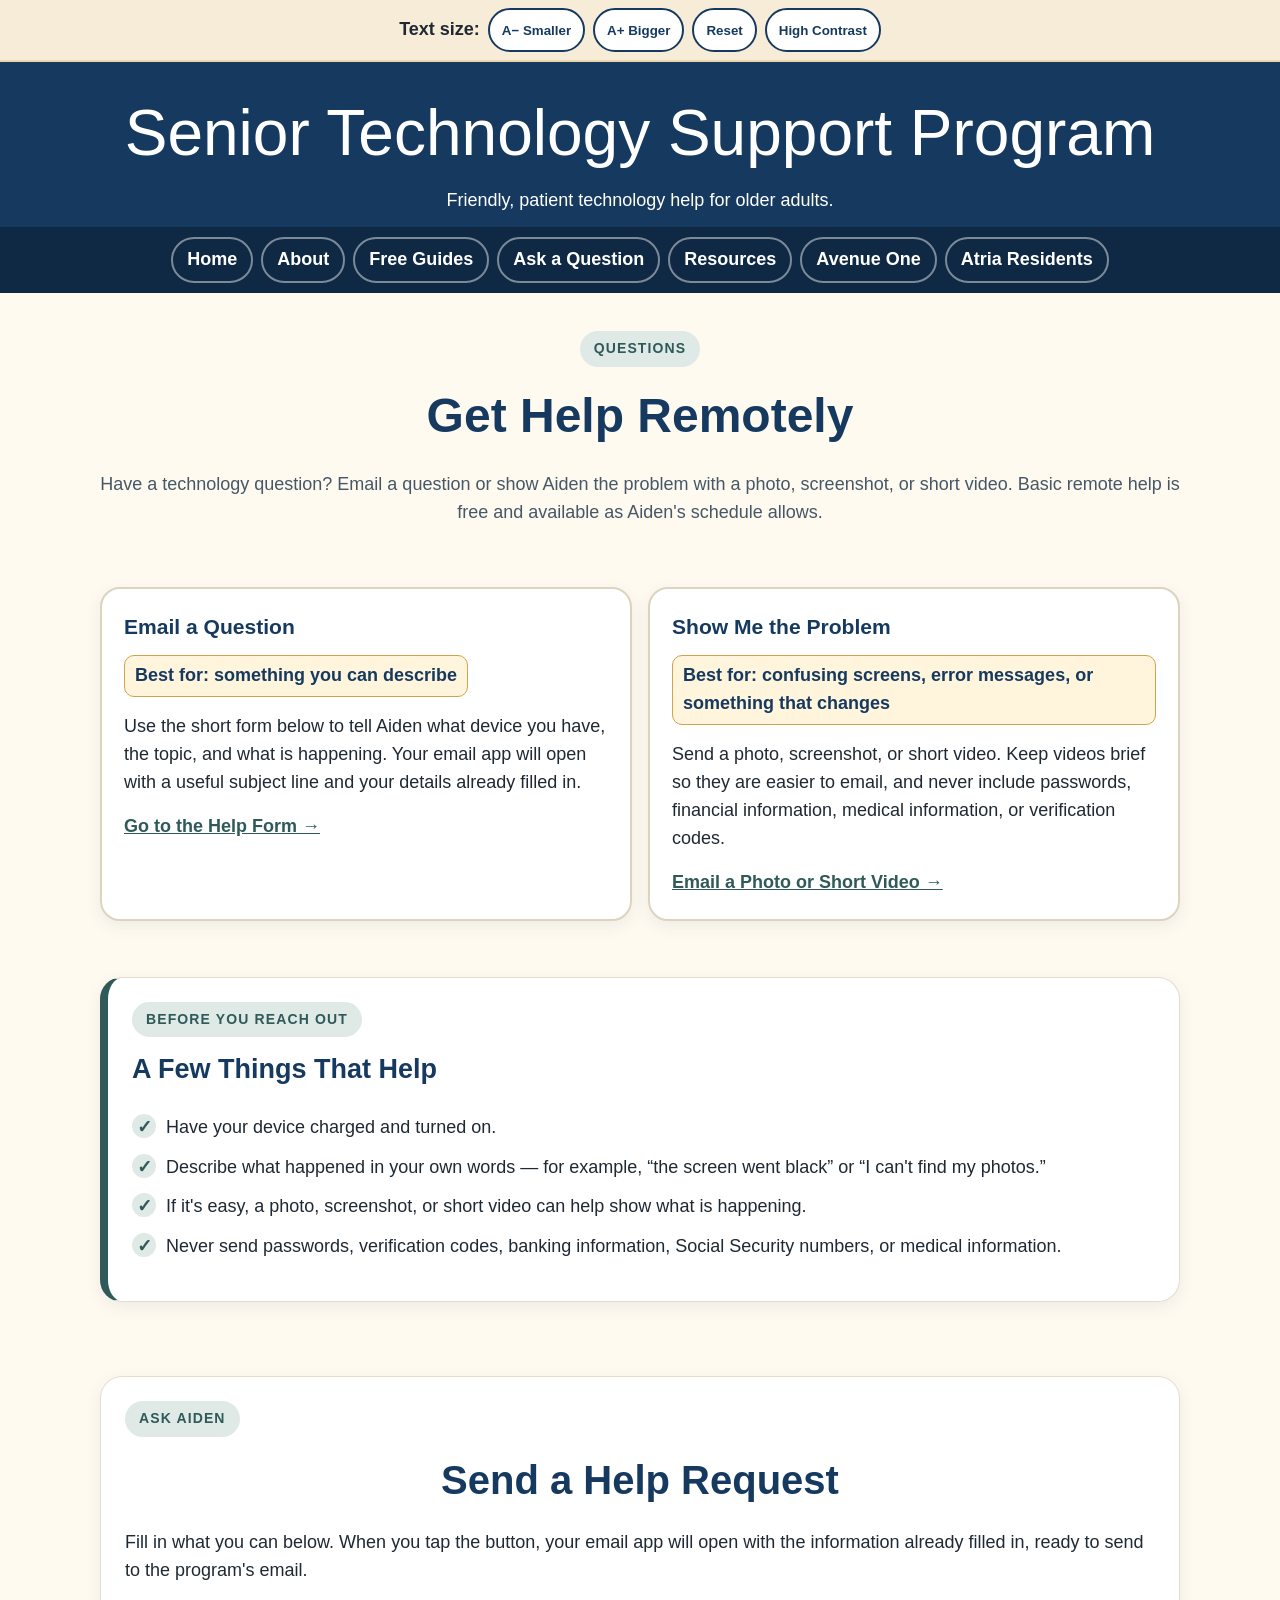
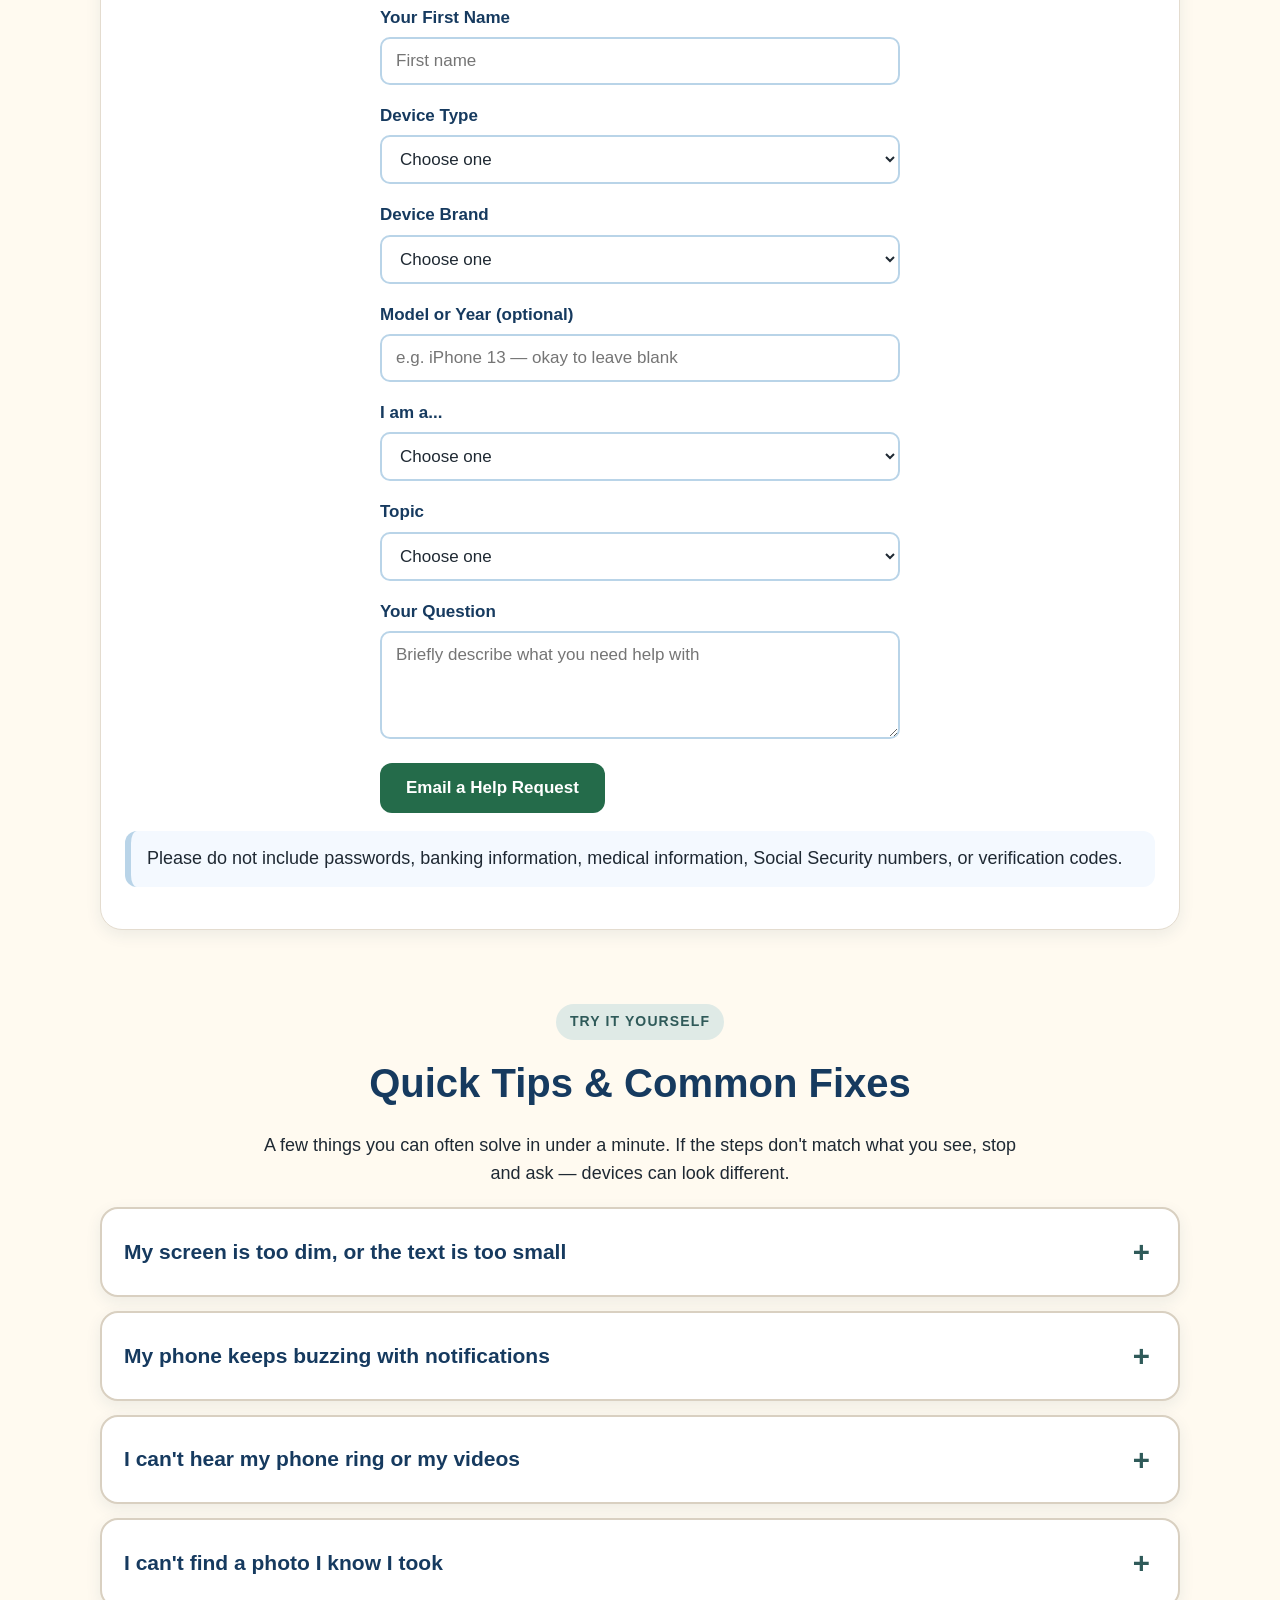
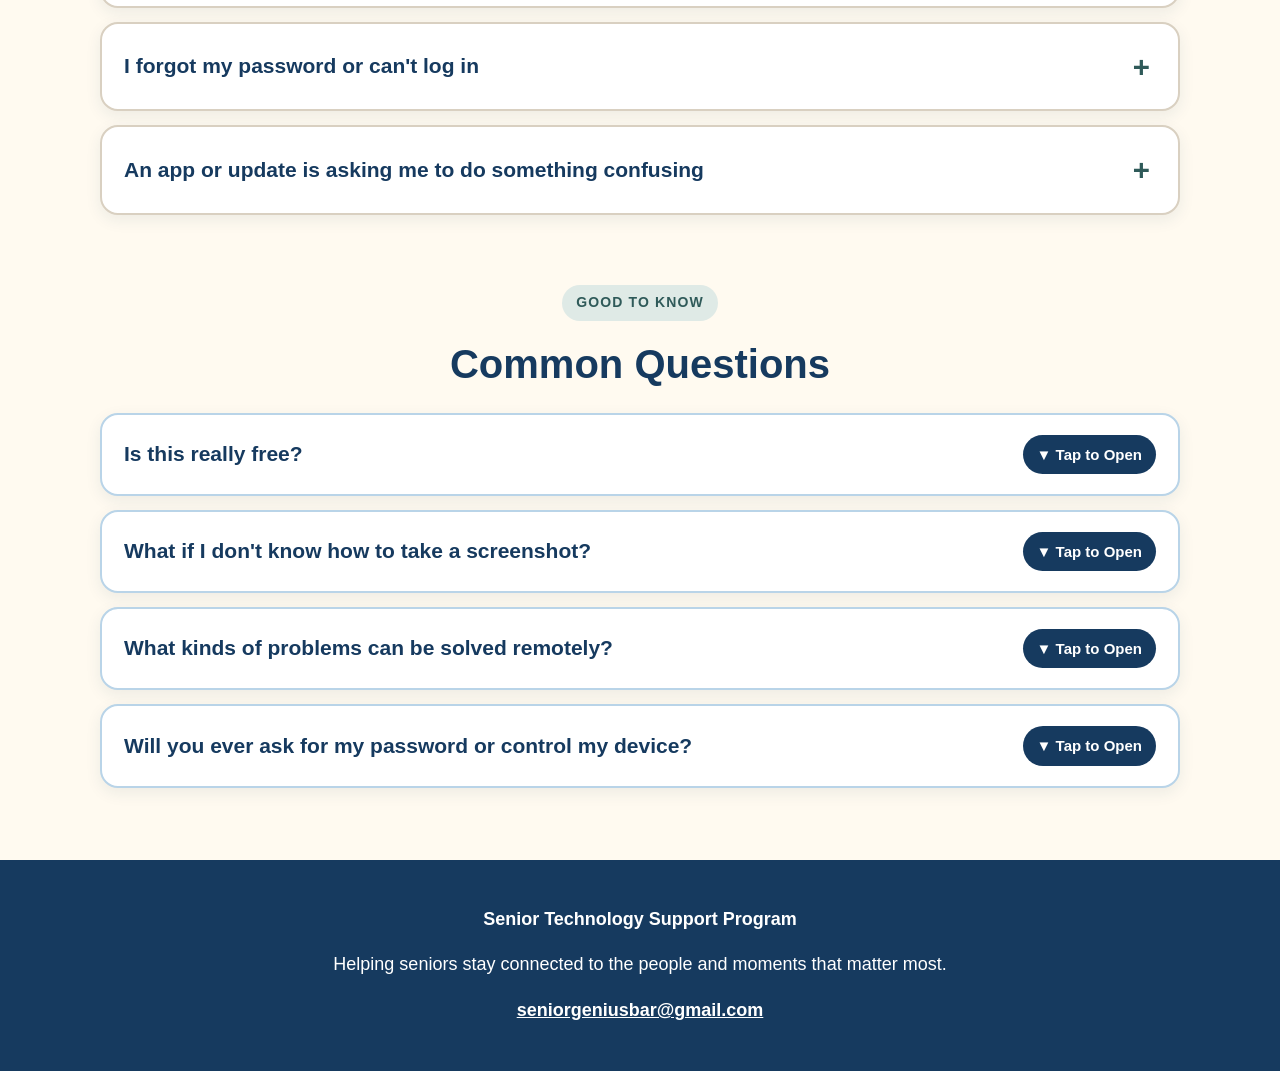
<file: request-help.html>
<!doctype html><html lang="en"><head><meta charset="utf-8"><meta name="viewport" content="width=device-width,initial-scale=1">
<title>Ask a Question | Senior Technology Support Program</title>
<meta name="description" content="Ask a technology question by email and get friendly, patient help from Senior Technology Support Program.">
<meta property="og:title" content="Ask a Question | Senior Technology Support Program">
<meta property="og:description" content="Ask a technology question by email and get friendly, patient help from Senior Technology Support Program.">
<meta property="og:type" content="website">
<meta property="og:url" content="https://seniorgeniusbar.github.io/request-help.html">
<meta property="og:image" content="https://seniorgeniusbar.github.io/assets/aiden.png">
<link rel="icon" href="data:image/svg+xml,%3Csvg xmlns='http://www.w3.org/2000/svg' viewBox='0 0 64 64'%3E%3Crect width='64' height='64' rx='14' fill='%23163a5f'/%3E%3Ctext x='32' y='43' font-size='28' font-family='Arial' fill='white' text-anchor='middle' font-weight='700'%3EST%3C/text%3E%3C/svg%3E">
<link rel="stylesheet" href="assets/style.css"></head><body>
<a class="skip-link" href="#main-content">Skip to main content</a>

<div class="accessibility"><strong>Text size:</strong>
<button onclick="changeTextSize(-1)">A− Smaller</button><button onclick="changeTextSize(1)">A+ Bigger</button><button onclick="resetTextSize()">Reset</button>
<button id="contrastToggle" onclick="toggleContrast()">High Contrast</button></div>
<header><div class="brand"><h1>Senior Technology Support Program</h1><p>Friendly, patient technology help for older adults.</p></div>
<nav>
<a href="index.html">Home</a><a href="about.html">About</a><a href="guides.html">Free Guides</a>
<a href="request-help.html">Ask a Question</a><a href="resources.html">Resources</a><a href="avenue-one/index.html">Avenue One</a><a href="atria/index.html">Atria Residents</a>
</nav></header>

<main id="main-content">
<div class="container">
<section class="page-head"><span class="section-kicker">Questions</span><h2>Get Help Remotely</h2>
<p>Have a technology question? Email a question or show Aiden the problem with a photo, screenshot, or short video. Basic remote help is free and available as Aiden's schedule allows.</p></section>

<section id="remote-options"><div class="remote-grid">
<div class="remote-card"><h3>Email a Question</h3>
<span class="best-for">Best for: something you can describe</span>
<p>Use the short form below to tell Aiden what device you have, the topic, and what is happening. Your email app will open with a useful subject line and your details already filled in.</p>
<a class="card-link" href="#help-form">Go to the Help Form →</a></div>

<div class="remote-card"><h3>Show Me the Problem</h3>
<span class="best-for">Best for: confusing screens, error messages, or something that changes</span>
<p>Send a photo, screenshot, or short video. Keep videos brief so they are easier to email, and never include passwords, financial information, medical information, or verification codes.</p>
<a class="card-link" href="mailto:seniorgeniusbar@gmail.com?subject=Senior%20Technology%20Support%20Program%20-%20Photo%20or%20Video%20Help&body=Device:%0ATopic:%0AWhat%20is%20happening:%0A%0APlease%20attach%20your%20photo%2C%20screenshot%2C%20or%20short%20video%20before%20sending.">Email a Photo or Short Video →</a></div>
</div></section>

<section><div class="card" style="border-left:8px solid var(--sage-dark)"><span class="section-kicker">Before You Reach Out</span><h2 style="color:var(--navy);margin-top:0">A Few Things That Help</h2><ul class="check-list">
<li>Have your device charged and turned on.</li>
<li>Describe what happened in your own words — for example, “the screen went black” or “I can't find my photos.”</li>
<li>If it's easy, a photo, screenshot, or short video can help show what is happening.</li>
<li>Never send passwords, verification codes, banking information, Social Security numbers, or medical information.</li>
</ul></div></section>

<section id="help-form"><div class="card"><span class="section-kicker">Ask Aiden</span><h2 class="section-title">Send a Help Request</h2>
<p>Fill in what you can below. When you tap the button, your email app will open with the information already filled in, ready to send to the program's email.</p>
<form class="help-form" onsubmit="return false">
<label>Your First Name<input type="text" id="hrName" placeholder="First name"></label>
<label>Device Type<select id="hrDeviceType"><option value="">Choose one</option><option>Phone</option><option>Tablet</option><option>Computer</option><option>Other</option></select></label>
<label>Device Brand<select id="hrDeviceBrand"><option value="">Choose one</option><option>Apple / Mac</option><option>Android</option><option>Windows / PC</option><option>Other / Not sure</option></select></label>
<label>Model or Year (optional)<input type="text" id="hrDeviceDetails" placeholder="e.g. iPhone 13 — okay to leave blank"></label>
<label>I am a...<select id="hrRole"><option value="">Choose one</option><option>Avenue One resident</option><option>Atria resident or family member</option><option>Family member</option><option>Community visitor</option></select></label>
<label>Topic<select id="hrTopic"><option value="">Choose one</option><option>Photos</option><option>Texting or Email</option><option>Settings or Accessibility</option><option>Wi-Fi or Internet</option><option>Password or Login</option><option>Scam or Safety Concern</option><option>App or Update</option><option>Other / Not sure</option></select></label>
<label>Your Question<textarea id="hrQuestion" rows="4" placeholder="Briefly describe what you need help with"></textarea></label>
<button type="button" class="btn green" onclick="sendHelpRequest()">Email a Help Request</button>
</form>
<p class="note">Please do not include passwords, banking information, medical information, Social Security numbers, or verification codes.</p>
</div></section>

<section class="quick-fixes"><div style="text-align:center"><span class="section-kicker">Try It Yourself</span></div><h2 class="section-title">Quick Tips & Common Fixes</h2>
<p style="text-align:center;max-width:760px;margin:0 auto 20px">A few things you can often solve in under a minute. If the steps don't match what you see, stop and ask — devices can look different.</p>
<details><summary>My screen is too dim, or the text is too small</summary><p>On many phones and tablets, swipe down from the top of the screen to find brightness controls. For text size, look in <strong>Settings</strong> under <strong>Display</strong> or <strong>Accessibility</strong> for “Text Size” or “Larger Text.”</p><p><a href="guides.html">See the full picture guides →</a></p></details>
<details><summary>My phone keeps buzzing with notifications</summary><p>Open <strong>Settings → Notifications</strong>. You can usually turn notifications down app by app without changing the rest of your phone.</p></details>
<details><summary>I can't hear my phone ring or my videos</summary><p>Check the physical volume buttons first and make sure the device isn't in silent mode. Then check the sound settings on the device.</p></details>
<details><summary>I can't find a photo I know I took</summary><p>Open the Photos app and look in <strong>Recents</strong> or <strong>All Photos</strong>. If it still isn't there, ask for help before changing or deleting anything.</p></details>
<details><summary>I forgot my password or can't log in</summary><p>Look for a “Forgot Password” link on the sign-in screen. Avoid guessing repeatedly because some accounts temporarily lock after too many attempts. Never send your password to Senior Technology Support Program.</p></details>
<details><summary>An app or update is asking me to do something confusing</summary><p>It's okay to stop before tapping anything you are unsure about, especially if it asks for a password, payment, verification code, or personal information.</p></details>
</section>

<section><div style="text-align:center"><span class="section-kicker">Good to Know</span></div><h2 class="section-title">Common Questions</h2><div class="faq">
<details><summary>Is this really free?</summary><p>Yes. Senior Technology Support Program is a volunteer project. Basic remote technology help is free as Aiden's schedule allows. In-person sessions are offered through the community pages shown on this site.</p></details>
<details><summary>What if I don't know how to take a screenshot?</summary><p>That's completely fine. Describe what you see in your own words. If you can, attach a regular photo of the screen instead. There is no need to know technical terms.</p></details>
<details><summary>What kinds of problems can be solved remotely?</summary><p>Many simple problems can be handled by email: text size, sound, photos, settings, notifications, login questions, and explaining a confusing screen. A photo or short video often makes the problem easier to understand. More involved issues may be better handled in person.</p></details>
<details><summary>Will you ever ask for my password or control my device?</summary><p>No. Senior Technology Support Program will never ask you to send a password, verification code, banking information, or Social Security number, and will not ask to remotely control your device.</p></details>
</div></section>
</div>
</main>

<footer><p><strong>Senior Technology Support Program</strong></p>
<p>Helping seniors stay connected to the people and moments that matter most.</p>
<p><a href="mailto:seniorgeniusbar@gmail.com">seniorgeniusbar@gmail.com</a></p></footer>
<script src="assets/site.js"></script>
<script>
function sendHelpRequest(){
  const name = document.getElementById('hrName').value.trim() || '(not provided)';
  const deviceType = document.getElementById('hrDeviceType').value || 'Device not specified';
  const deviceBrand = document.getElementById('hrDeviceBrand').value || '';
  const deviceDetails = document.getElementById('hrDeviceDetails').value.trim();
  const role = document.getElementById('hrRole').value || '(not provided)';
  const topic = document.getElementById('hrTopic').value || 'General Question';
  const question = document.getElementById('hrQuestion').value.trim() || '(not provided)';

  const deviceParts = [deviceType];
  if (deviceBrand) deviceParts.push(deviceBrand);
  let deviceLine = deviceParts.join(' / ');
  if (deviceDetails) deviceLine += ' (' + deviceDetails + ')';

  const subject = encodeURIComponent('Senior Technology Support Program Help — ' + deviceType + ' — ' + topic);
  const body = encodeURIComponent(
    'Name: ' + name + '\n' +
    'Device: ' + deviceLine + '\n' +
    'Topic: ' + topic + '\n' +
    'I am a: ' + role + '\n\n' +
    'Question: ' + question + '\n\n' +
    'If a photo, screenshot, or short video would help, attach it before sending. Please do not include passwords, banking information, medical information, Social Security numbers, or verification codes.'
  );
  window.location.href = 'mailto:seniorgeniusbar@gmail.com?subject=' + subject + '&body=' + body;
}
</script>

</body></html>
</file>
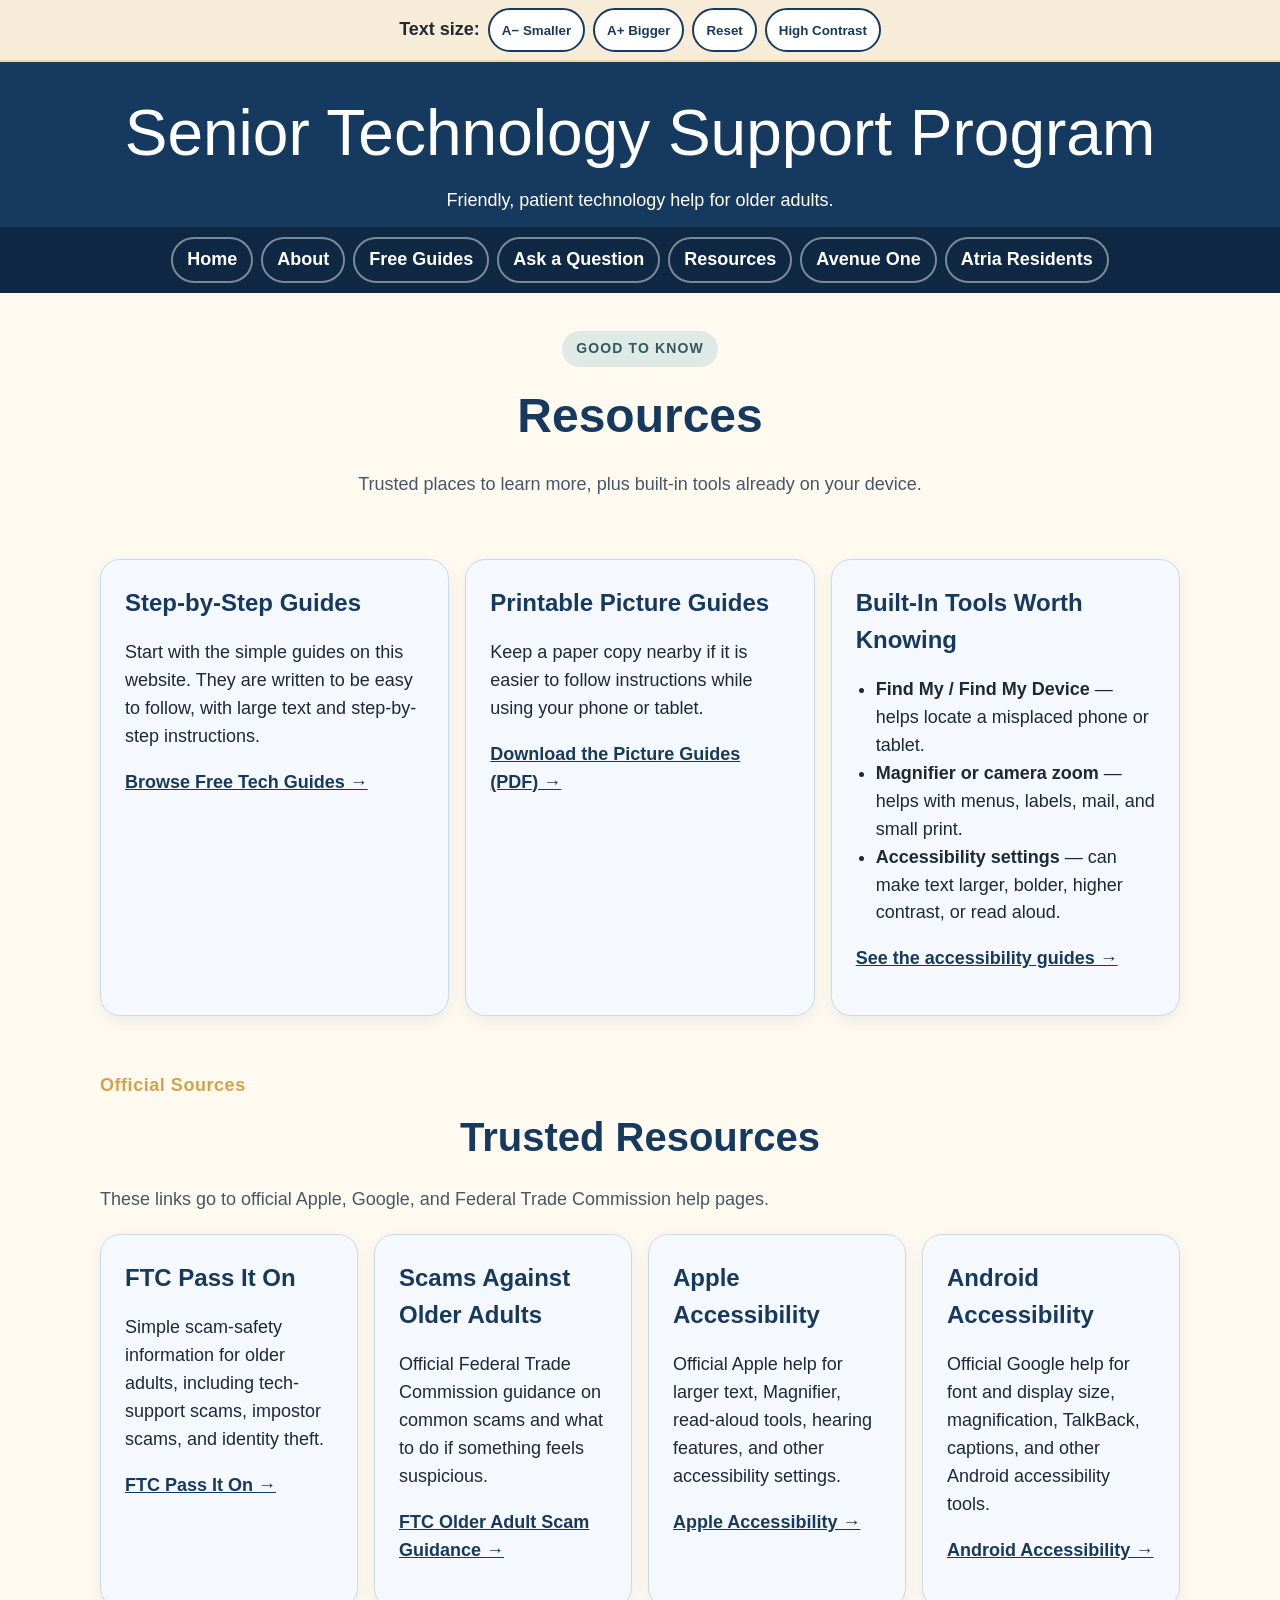
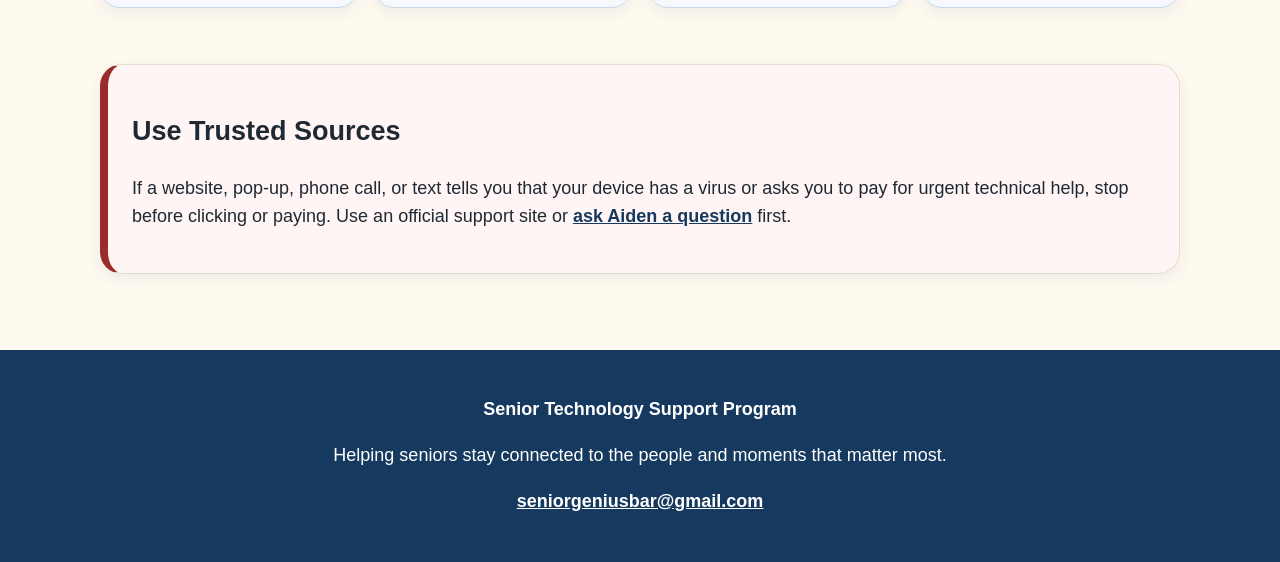
<file: resources.html>
<!doctype html><html lang="en"><head><meta charset="utf-8"><meta name="viewport" content="width=device-width,initial-scale=1">
<title>Resources | Senior Technology Support Program</title>
<meta name="description" content="Printable picture guides, trusted senior-friendly apps, and accessibility and scam-safety links from Apple, Google, and the FTC.">
<meta property="og:title" content="Resources | Senior Technology Support Program">
<meta property="og:description" content="Printable picture guides, trusted senior-friendly apps, and accessibility and scam-safety links from Apple, Google, and the FTC.">
<meta property="og:type" content="website">
<meta property="og:url" content="https://seniorgeniusbar.github.io/resources.html">
<meta property="og:image" content="https://seniorgeniusbar.github.io/assets/aiden.png">
<link rel="icon" href="data:image/svg+xml,%3Csvg xmlns='http://www.w3.org/2000/svg' viewBox='0 0 64 64'%3E%3Crect width='64' height='64' rx='14' fill='%23163a5f'/%3E%3Ctext x='32' y='43' font-size='28' font-family='Arial' fill='white' text-anchor='middle' font-weight='700'%3EST%3C/text%3E%3C/svg%3E">
<link rel="stylesheet" href="assets/style.css"></head><body>
<a class="skip-link" href="#main-content">Skip to main content</a>

<div class="accessibility"><strong>Text size:</strong>
<button onclick="changeTextSize(-1)">A− Smaller</button><button onclick="changeTextSize(1)">A+ Bigger</button><button onclick="resetTextSize()">Reset</button>
<button id="contrastToggle" onclick="toggleContrast()">High Contrast</button></div>
<header><div class="brand"><h1>Senior Technology Support Program</h1><p>Friendly, patient technology help for older adults.</p></div>
<nav>
<a href="index.html">Home</a><a href="about.html">About</a><a href="guides.html">Free Guides</a>
<a href="request-help.html">Ask a Question</a><a href="resources.html">Resources</a><a href="avenue-one/index.html">Avenue One</a><a href="atria/index.html">Atria Residents</a>
</nav></header>

<main id="main-content">
<div class="container">
  <section class="page-head">
    <span class="section-kicker">Good to Know</span>
    <h2>Resources</h2>
    <p>Trusted places to learn more, plus built-in tools already on your device.</p>
  </section>

  <section>
    <div class="grid">
      <div class="tile">
        <h3>Step-by-Step Guides</h3>
        <p>Start with the simple guides on this website. They are written to be easy to follow, with large text and step-by-step instructions.</p>
        <p><a href="guides.html">Browse Free Tech Guides →</a></p>
      </div>

      <div class="tile">
        <h3>Printable Picture Guides</h3>
        <p>Keep a paper copy nearby if it is easier to follow instructions while using your phone or tablet.</p>
        <p><a href="assets/senior-genius-bar-guides.pdf">Download the Picture Guides (PDF) →</a></p>
      </div>

      <div class="tile">
        <h3>Built-In Tools Worth Knowing</h3>
        <ul class="clean">
          <li><strong>Find My / Find My Device</strong> — helps locate a misplaced phone or tablet.</li>
          <li><strong>Magnifier or camera zoom</strong> — helps with menus, labels, mail, and small print.</li>
          <li><strong>Accessibility settings</strong> — can make text larger, bolder, higher contrast, or read aloud.</li>
        </ul>
        <p><a href="guides.html#see-read">See the accessibility guides →</a></p>
      </div>
    </div>
  </section>

  <section>
    <div class="eyebrow">Official Sources</div>
    <h2 class="section-title">Trusted Resources</h2>
    <p class="guide-section-intro">These links go to official Apple, Google, and Federal Trade Commission help pages.</p>
    <div class="grid">
      <div class="tile">
        <h3>FTC Pass It On</h3>
        <p>Simple scam-safety information for older adults, including tech-support scams, impostor scams, and identity theft.</p>
        <p><a href="https://consumer.ftc.gov/features/pass-it" rel="noopener">FTC Pass It On →</a></p>
      </div>
      <div class="tile">
        <h3>Scams Against Older Adults</h3>
        <p>Official Federal Trade Commission guidance on common scams and what to do if something feels suspicious.</p>
        <p><a href="https://consumer.ftc.gov/all-scams/scams-against-older-adults" rel="noopener">FTC Older Adult Scam Guidance →</a></p>
      </div>
      <div class="tile">
        <h3>Apple Accessibility</h3>
        <p>Official Apple help for larger text, Magnifier, read-aloud tools, hearing features, and other accessibility settings.</p>
        <p><a href="https://support.apple.com/accessibility" rel="noopener">Apple Accessibility →</a></p>
      </div>
      <div class="tile">
        <h3>Android Accessibility</h3>
        <p>Official Google help for font and display size, magnification, TalkBack, captions, and other Android accessibility tools.</p>
        <p><a href="https://support.google.com/accessibility/android/" rel="noopener">Android Accessibility →</a></p>
      </div>
    </div>
  </section>

  <section>
    <div class="card safety">
      <h2>Use Trusted Sources</h2>
      <p>If a website, pop-up, phone call, or text tells you that your device has a virus or asks you to pay for urgent technical help, stop before clicking or paying. Use an official support site or <a href="request-help.html">ask Aiden a question</a> first.</p>
    </div>
  </section>
</div>
</main>

<footer><p><strong>Senior Technology Support Program</strong></p>
<p>Helping seniors stay connected to the people and moments that matter most.</p>
<p><a href="mailto:seniorgeniusbar@gmail.com">seniorgeniusbar@gmail.com</a></p></footer>
<script src="assets/site.js"></script>

</body></html>
</file>
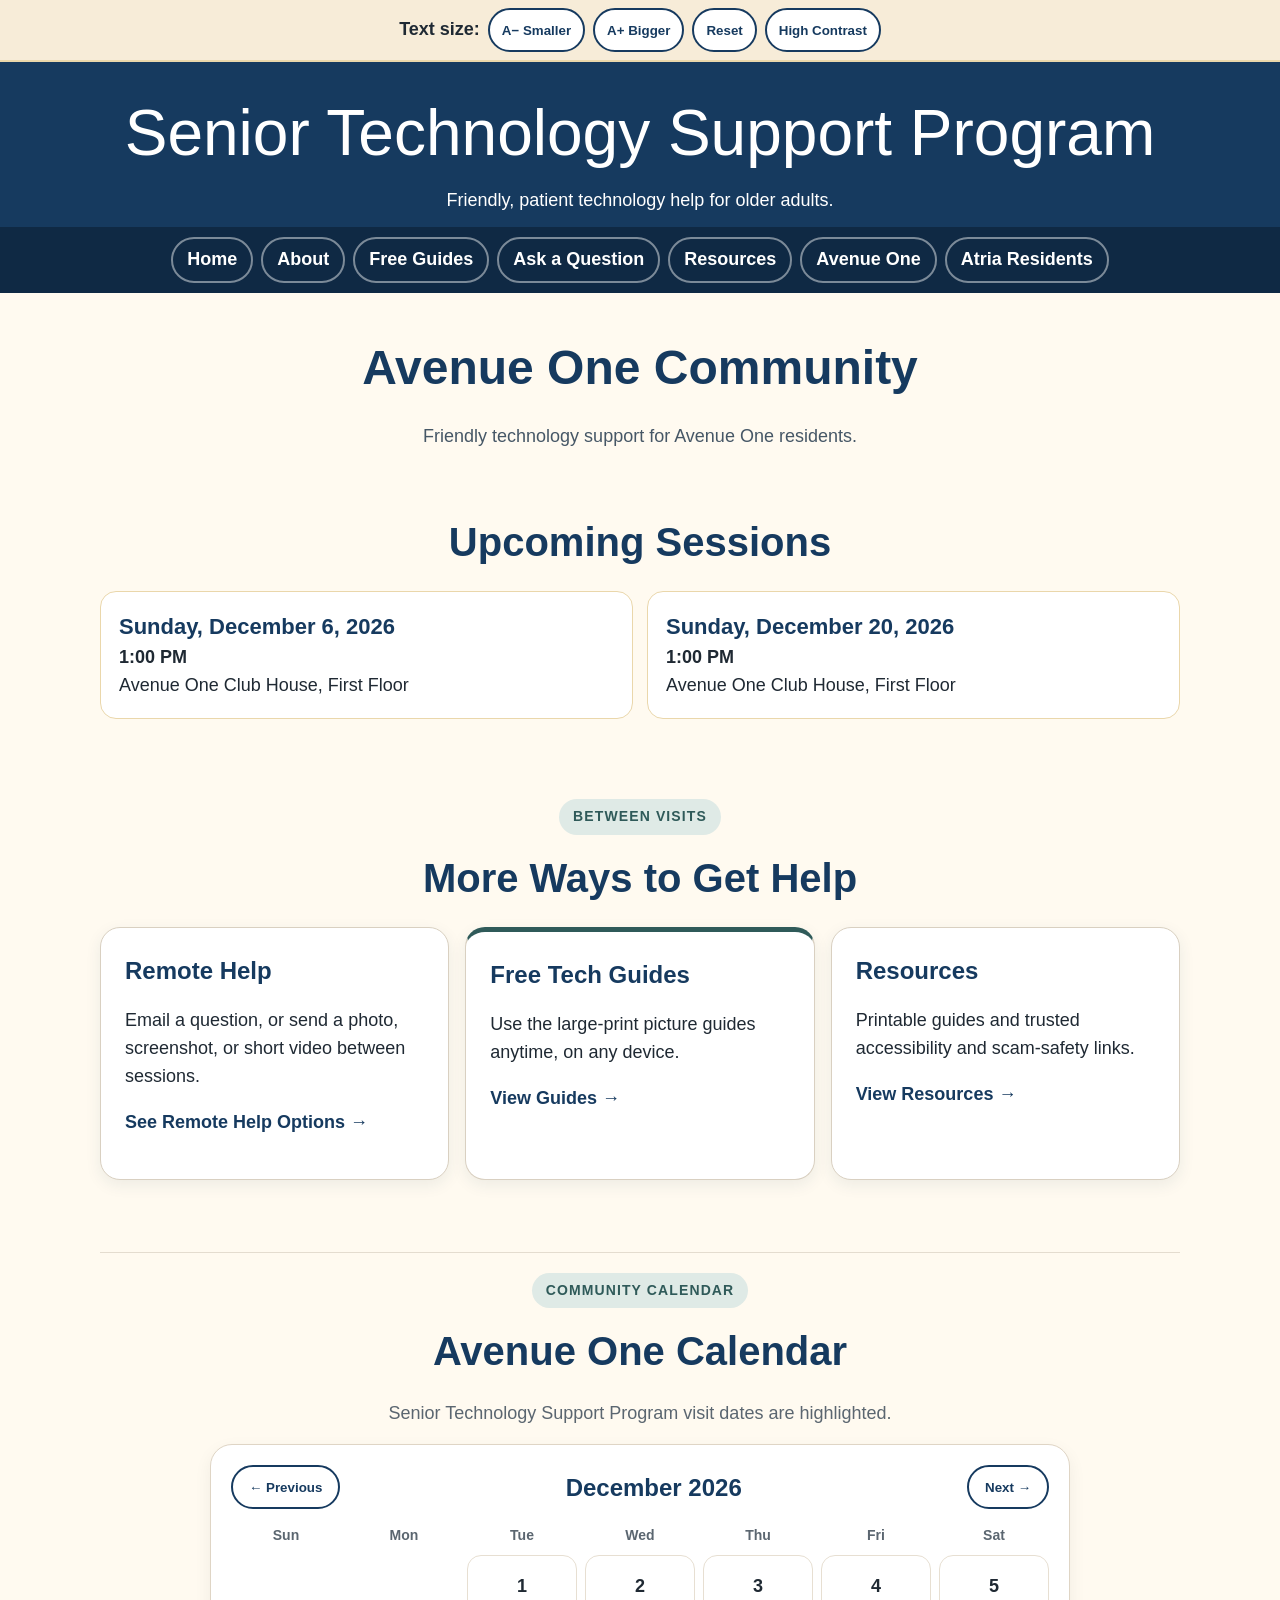
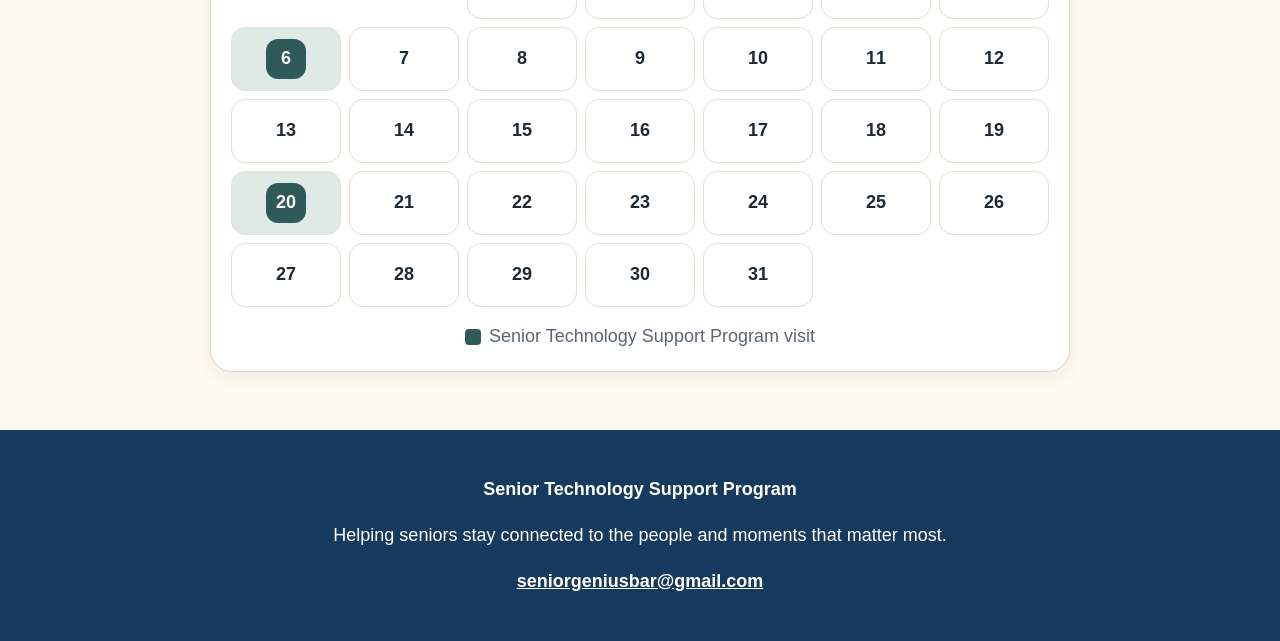
<file: avenue-one/index (2).html>
<!doctype html><html lang="en"><head><meta charset="utf-8"><meta name="viewport" content="width=device-width,initial-scale=1">
<title>Avenue One Community | Senior Technology Support Program</title>
<meta name="description" content="A record of neighborhood technology support sessions Senior Technology Support Program has held for the Avenue One community since 2023.">
<meta property="og:title" content="Avenue One Community | Senior Technology Support Program">
<meta property="og:description" content="A record of neighborhood technology support sessions Senior Technology Support Program has held for the Avenue One community since 2023.">
<meta property="og:type" content="website">
<meta property="og:url" content="https://seniorgeniusbar.github.io/avenue-one/index.html">
<meta property="og:image" content="https://seniorgeniusbar.github.io/assets/aiden.png">
<link rel="icon" href="data:image/svg+xml,%3Csvg xmlns='http://www.w3.org/2000/svg' viewBox='0 0 64 64'%3E%3Crect width='64' height='64' rx='14' fill='%23163a5f'/%3E%3Ctext x='32' y='43' font-size='28' font-family='Arial' fill='white' text-anchor='middle' font-weight='700'%3EST%3C/text%3E%3C/svg%3E">
<link rel="stylesheet" href="../assets/style.css"></head><body>
<a class="skip-link" href="#main-content">Skip to main content</a>

<div class="accessibility"><strong>Text size:</strong>
<button onclick="changeTextSize(-1)">A− Smaller</button><button onclick="changeTextSize(1)">A+ Bigger</button><button onclick="resetTextSize()">Reset</button>
<button id="contrastToggle" onclick="toggleContrast()">High Contrast</button></div>
<header><div class="brand"><h1>Senior Technology Support Program</h1><p>Friendly, patient technology help for older adults.</p></div>
<nav>
<a href="../index.html">Home</a><a href="../about.html">About</a><a href="../guides.html">Free Guides</a>
<a href="../request-help.html">Ask a Question</a><a href="../resources.html">Resources</a><a href="index.html">Avenue One</a><a href="../atria/index.html">Atria Residents</a>
</nav></header>

<main id="main-content">
<div class="container"><section class="page-head"><h2>Avenue One Community</h2>
<p>Friendly technology support for Avenue One residents.</p></section>

<section id="upcomingSection"><h2 class="section-title">Upcoming Sessions</h2>
<div class="session-grid" id="upcomingGrid"></div>
<p id="noUpcoming" style="display:none;text-align:center;color:var(--muted)">No upcoming sessions are scheduled right now — check back soon.</p>
</section>

<section class="community-links"><div style="text-align:center"><span class="section-kicker">Between Visits</span></div><h2 class="section-title">More Ways to Get Help</h2><div class="grid">
<a class="tile" href="../request-help.html#remote-options"><h3>Remote Help</h3><p>Email a question, or send a photo, screenshot, or short video between sessions.</p><p class="tile-cta">See Remote Help Options →</p></a>
<a class="tile" href="../guides.html"><h3>Free Tech Guides</h3><p>Use the large-print picture guides anytime, on any device.</p><p class="tile-cta">View Guides →</p></a>
<a class="tile" href="../resources.html"><h3>Resources</h3><p>Printable guides and trusted accessibility and scam-safety links.</p><p class="tile-cta">View Resources →</p></a>
</div></section>
<section id="eventHistory" class="visit-calendar-section">
<div style="text-align:center"><span class="section-kicker">Community Calendar</span></div>
<h2 class="section-title">Avenue One Calendar</h2>
<p style="text-align:center;max-width:700px;margin:0 auto 16px;color:var(--muted)">Senior Technology Support Program visit dates are highlighted.</p>
<div class="interactive-calendar-card">
  <div class="calendar-toolbar">
    <button type="button" id="calPrev" class="calendar-nav" aria-label="Previous month">← Previous</button>
    <h3 id="calMonthLabel" class="calendar-month-label"></h3>
    <button type="button" id="calNext" class="calendar-nav" aria-label="Next month">Next →</button>
  </div>
  <div class="calendar-weekdays" aria-hidden="true">
    <span>Sun</span><span>Mon</span><span>Tue</span><span>Wed</span><span>Thu</span><span>Fri</span><span>Sat</span>
  </div>
  <div id="calGrid" class="calendar-grid" role="grid" aria-label="Avenue One Senior Technology Support Program visit calendar"></div>
  <p class="calendar-legend"><span class="calendar-dot"></span> Senior Technology Support Program visit</p>
</div>
</section>
</div>
</main>

<footer><p><strong>Senior Technology Support Program</strong></p>
<p>Helping seniors stay connected to the people and moments that matter most.</p>
<p><a href="mailto:seniorgeniusbar@gmail.com">seniorgeniusbar@gmail.com</a></p></footer>
<script src="../assets/site.js"></script>
<script src="../assets/avenue-one-events.js"></script>
<script>
/* This page reads the SAME list in avenue-one-events.js for both the
   "Upcoming Sessions" box and the "Visit Calendar" record below.
   Add a date as soon as you schedule it — even months ahead — and it
   will show under Upcoming automatically. Once that date passes, it
   quietly becomes part of the visit calendar. Nothing ever
   needs to be moved or re-entered by hand.

   To rename the activity (shown in Upcoming Sessions and as each
   year's heading), just change the line below — it only needs to be
   changed in this one spot. */
const ACTIVITY_NAME = 'Neighborhood Tech Support';

function formatFriendly(iso){
  const [y, m, d] = iso.split('-').map(Number);
  const dt = new Date(y, m - 1, d);
  return dt.toLocaleDateString('en-US', { weekday: 'long', month: 'long', day: 'numeric', year: 'numeric' });
}

const today = new Date();
today.setHours(0,0,0,0);
const todayStr = `${today.getFullYear()}-${String(today.getMonth()+1).padStart(2,'0')}-${String(today.getDate()).padStart(2,'0')}`;
const all = [...avenueOneEvents];
const past = all.filter(iso => iso < todayStr).sort((a, b) => b.localeCompare(a));

// Avenue One sessions recur every other Sunday at 1:00 PM, starting Aug. 16, 2026.
// Only the next two are shown so the page stays simple and easy to read.
const AVENUE_ONE = { anchorDate: '2026-08-16', intervalDays: 14, showNext: 2, time: '1:00 PM', location: 'Avenue One Club House, First Floor' };
function nextRecurringSessions(){
  const [y,m,d] = AVENUE_ONE.anchorDate.split('-').map(Number);
  let dt = new Date(y,m-1,d);
  while(dt < today) dt.setDate(dt.getDate()+AVENUE_ONE.intervalDays);
  const out=[];
  for(let i=0;i<AVENUE_ONE.showNext;i++){
    const iso=`${dt.getFullYear()}-${String(dt.getMonth()+1).padStart(2,'0')}-${String(dt.getDate()).padStart(2,'0')}`;
    out.push(iso);
    dt.setDate(dt.getDate()+AVENUE_ONE.intervalDays);
  }
  return out;
}
const upcoming = nextRecurringSessions();

document.getElementById('upcomingGrid').innerHTML = upcoming.map(iso =>
  `<div class="session"><strong>${formatFriendly(iso)}</strong><span><b>${AVENUE_ONE.time}</b><br>${AVENUE_ONE.location}</span></div>`
).join('');
document.getElementById('noUpcoming').style.display = 'none';

</script>


<script>
// Interactive Avenue One calendar -----------------------------------------
(function(){
  // Start with the actual recorded Avenue One visits from avenue-one-events.js.
  const allVisitDates = new Set(
    (typeof avenueOneEvents !== 'undefined' ? avenueOneEvents : []).filter(Boolean)
  );

  // Add the recurring Sunday schedule from Aug. 16, 2026 through Sept. 30,
  // 2027. This affects the calendar only. The "Upcoming Sessions" section
  // above still shows only the next two dates.
  let future = new Date("2026-08-16T12:00:00");
  const calendarEnd = new Date("2027-09-30T12:00:00");
  while (future <= calendarEnd) {
    const iso =
      `${future.getFullYear()}-${String(future.getMonth()+1).padStart(2,"0")}-${String(future.getDate()).padStart(2,"0")}`;
    allVisitDates.add(iso);
    future.setDate(future.getDate() + 14);
  }

  const minMonth = new Date("2023-07-01T12:00:00");
  const maxMonth = new Date("2027-09-01T12:00:00");
  const now = new Date();
  let current = new Date(now.getFullYear(), now.getMonth(), 1, 12);

  if (current < minMonth) current = new Date(minMonth);
  if (current > maxMonth) current = new Date(maxMonth);

  const label = document.getElementById("calMonthLabel");
  const grid = document.getElementById("calGrid");
  const prev = document.getElementById("calPrev");
  const next = document.getElementById("calNext");

  function sameMonth(a,b){
    return a.getFullYear() === b.getFullYear() && a.getMonth() === b.getMonth();
  }

  function render(){
    const y = current.getFullYear();
    const m = current.getMonth();

    label.textContent = current.toLocaleDateString("en-US",{month:"long",year:"numeric"});
    prev.disabled = sameMonth(current,minMonth);
    next.disabled = sameMonth(current,maxMonth);

    grid.innerHTML = "";
    const firstDay = new Date(y,m,1,12).getDay();
    const daysInMonth = new Date(y,m+1,0,12).getDate();

    for(let i=0;i<firstDay;i++){
      const blank=document.createElement("span");
      blank.className="calendar-cell calendar-blank";
      blank.setAttribute("aria-hidden","true");
      grid.appendChild(blank);
    }

    for(let day=1; day<=daysInMonth; day++){
      const iso =
        `${y}-${String(m+1).padStart(2,"0")}-${String(day).padStart(2,"0")}`;
      const cell=document.createElement("span");
      cell.className="calendar-cell";
      cell.setAttribute("role","gridcell");

      const num=document.createElement("span");
      num.className="calendar-day-number";
      num.textContent=day;

      const friendlyMonth = current.toLocaleDateString("en-US",{month:"long"});
      if(allVisitDates.has(iso)){
        cell.classList.add("has-visit");
        cell.setAttribute("aria-label", `${friendlyMonth} ${day}, ${y} — Senior Technology Support Program visit`);
      } else {
        cell.setAttribute("aria-label", `${friendlyMonth} ${day}, ${y}`);
      }
      cell.appendChild(num);
      grid.appendChild(cell);
    }
  }

  prev.addEventListener("click",()=>{
    if(!sameMonth(current,minMonth)){
      current=new Date(current.getFullYear(),current.getMonth()-1,1,12);
      render();
    }
  });

  next.addEventListener("click",()=>{
    if(!sameMonth(current,maxMonth)){
      current=new Date(current.getFullYear(),current.getMonth()+1,1,12);
      render();
    }
  });

  render();
})();
</script>
</body></html>
</file>
<file: assets/style.css>
:root{
  --navy:#163a5f; --navy2:#0f2944; --sky:#e7f2fb; --cream:#fffaf0;
  --gold:#d4a24a; --text:#1f2933; --muted:#5b6670; --white:#fff;
  --green:#246b4a; --sage:#dfeae6; --sage-dark:#2f5a59; --red:#9b2c2c; --font-scale:1;
}
*{box-sizing:border-box}
html{scroll-behavior:smooth}
body{margin:0;font-family:Arial,Helvetica,sans-serif;background:var(--cream);color:var(--text);
font-size:calc(18px * var(--font-scale));line-height:1.55}
a{color:var(--navy);font-weight:700}
a:focus,button:focus{outline:3px solid var(--gold);outline-offset:3px}
.accessibility{position:sticky;top:0;z-index:50;background:#f7ecd8;border-bottom:2px solid #ead7ab;
padding:8px 12px;display:flex;justify-content:center;gap:8px;flex-wrap:wrap;align-items:center}
.accessibility button{background:#fff;color:var(--navy);border:2px solid var(--navy);padding:8px 12px;
border-radius:999px;font-weight:700;cursor:pointer}
header{background:var(--navy);color:#fff}
.brand{width:min(1080px,92%);margin:auto;padding:22px 0 12px;text-align:center}
.brand h1{margin:0;font-size:clamp(34px,6vw,64px);font-weight:400}
.brand p{margin:4px 0 0}
.formerly-tag{opacity:.75;font-size:calc(14px * var(--font-scale));font-style:italic}
nav{background:var(--navy2);display:flex;justify-content:center;gap:8px;flex-wrap:wrap;padding:10px}
nav a{color:#fff;text-decoration:none;padding:7px 14px;border-radius:999px;border:2px solid rgba(255,255,255,.45)}
nav a:hover{background:rgba(255,255,255,.15);border-color:#fff}
.container{width:min(1080px,92%);margin:auto}
.hero{display:grid;grid-template-columns:1.45fr .8fr;gap:32px;align-items:center;padding:46px 0 28px}
.hero h2{font-size:clamp(34px,5vw,52px);line-height:1.1;margin:0 0 16px;color:var(--navy)}
.hero p{font-size:calc(22px * var(--font-scale));margin:0 0 18px}
.photo{max-width:330px;margin:auto;background:#fff;border:6px solid var(--gold);border-radius:30px;padding:10px;
box-shadow:0 10px 25px rgba(0,0,0,.15)}
.photo img{width:100%;display:block;border-radius:22px}
.buttons{display:flex;gap:12px;flex-wrap:wrap;margin-top:20px}
.btn{display:inline-block;text-decoration:none;background:var(--navy);color:#fff;padding:14px 20px;border-radius:12px}
.btn.secondary{background:#fff;color:var(--navy);border:2px solid var(--navy)}
.btn.green{background:var(--green)}
section{padding:28px 0}
h2.section-title{text-align:center;color:var(--navy);font-size:clamp(30px,4vw,40px);margin:0 0 18px}
.card{background:#fff;border:1px solid #e4dccf;border-radius:22px;padding:24px;box-shadow:0 6px 20px rgba(0,0,0,.07);margin-bottom:18px}
.grid{display:grid;grid-template-columns:repeat(auto-fit,minmax(240px,1fr));gap:16px}
.tile{background:var(--sky);border:1px solid #b9d4e8;border-radius:20px;padding:20px;display:block;text-decoration:none;color:var(--text);transition:box-shadow .15s,transform .15s}
.tile h3{color:var(--navy);margin:0 0 8px;font-size:calc(23px * var(--font-scale))}
a.tile:hover,a.tile:focus{box-shadow:0 8px 20px rgba(0,0,0,.12);transform:translateY(-2px)}
a.tile p{color:var(--text);font-weight:400}
.tile-cta{color:var(--navy) !important;font-weight:700 !important;margin-top:10px !important}
.notice{background:#fff4dc;border:3px solid var(--gold);text-align:center}
.badge{display:inline-block;background:var(--green);color:#fff;padding:7px 12px;border-radius:999px;font-weight:700}
.session-grid{display:grid;grid-template-columns:repeat(auto-fit,minmax(230px,1fr));gap:14px;margin-top:16px}
.session{background:#fff;border:1px solid #ead7ab;border-radius:16px;padding:18px}
.session strong{display:block;color:var(--navy);font-size:calc(22px * var(--font-scale))}
details{background:#fff;border:2px solid #b9d4e8;border-radius:18px;padding:14px 18px;margin-bottom:14px;transition:box-shadow .15s}
details[open]{box-shadow:0 6px 18px rgba(0,0,0,.08)}
summary{cursor:pointer;font-weight:700;color:var(--navy);font-size:calc(21px * var(--font-scale));
list-style:none;display:flex;align-items:center;justify-content:space-between;gap:14px;padding:6px 4px;flex-wrap:wrap;border-radius:12px}
summary::-webkit-details-marker{display:none}
summary::marker{content:""}
summary:hover,summary:focus{background:var(--sky)}
summary::after{content:"▼ Tap to Open";flex-shrink:0;font-size:calc(15px * var(--font-scale));font-weight:700;
color:#fff;background:var(--navy);padding:8px 14px;border-radius:999px;white-space:nowrap}
details[open] summary::after{content:"▲ Tap to Close";background:var(--green)}
details ol,details ul{margin-top:14px}
.safety{border-left:8px solid var(--red);background:#fff5f5}
.note{background:#f4f9ff;border-left:6px solid #b9d4e8;padding:14px 16px;border-radius:12px}
footer{background:var(--navy);color:#fff;text-align:center;padding:28px 18px;margin-top:30px}
footer a{color:#fff}
ul.clean{padding-left:20px}
.page-head{padding:38px 0 14px;text-align:center}
.page-head h2{font-size:clamp(34px,5vw,48px);color:var(--navy);margin:0 0 8px}
.resource-list a{display:block;margin:8px 0}
@media(max-width:760px){.hero{grid-template-columns:1fr;text-align:center}.buttons{justify-content:center}}
@media print{.accessibility,nav,.buttons,.guide-actions,.modal-nav,.modal-close{display:none !important}body{background:#fff;font-size:12pt}.card,details{box-shadow:none}}

/* Picture guides */
.eyebrow{color:var(--gold);font-weight:700;letter-spacing:.03em;margin-bottom:6px}
.guides-grid{display:grid;grid-template-columns:repeat(3,1fr);gap:28px;margin-top:28px}
@media(max-width:900px){.guides-grid{grid-template-columns:repeat(2,1fr)}}
@media(max-width:600px){.guides-grid{grid-template-columns:1fr}}
.guide-card{background:var(--sky);border:1px solid #b9d4e8;border-radius:20px;padding:20px;display:flex;flex-direction:column;gap:12px;
box-shadow:0 4px 14px rgba(22,58,95,.08);transition:transform .15s,box-shadow .15s}
.guide-card:hover{transform:translateY(-2px);box-shadow:0 8px 20px rgba(22,58,95,.14)}
.guide-card h3{margin:2px 0 0;color:var(--navy);font-size:calc(21px * var(--font-scale))}
.guide-thumb{background:#0f1f3d;border-radius:12px;padding:10px;cursor:pointer;border:none;width:100%;max-width:200px;margin:0 auto;display:block}
.guide-thumb:hover{outline:2px solid var(--navy)}
.guide-thumb:focus{outline:3px solid var(--gold);outline-offset:3px}
.guide-thumb svg{width:100%;height:auto;display:block;border-radius:6px}
.step-count{font-size:calc(14px * var(--font-scale));font-weight:700;color:#b9791f;margin:-4px 0 0;text-align:center}
.guide-card p.caption{margin:0;font-size:calc(16px * var(--font-scale));color:var(--text)}
.guide-actions{display:flex;gap:8px;flex-wrap:wrap;margin-top:auto}
.chip-btn{background:#fff;border:2px solid var(--navy);color:var(--navy);border-radius:999px;padding:8px 14px;font-weight:700;font-size:calc(15px * var(--font-scale));cursor:pointer}
.chip-btn:hover{background:var(--sky)}
.modal-backdrop{display:none;position:fixed;inset:0;background:rgba(6,14,32,.82);z-index:1000;align-items:center;justify-content:center;padding:20px}
.modal-backdrop.open{display:flex}
.modal{background:#fff;border-radius:20px;max-width:420px;width:100%;padding:20px;max-height:94vh;overflow:auto;position:relative}
.modal-close{position:absolute;top:12px;right:12px;background:var(--navy);color:#fff;border:none;border-radius:50%;width:44px;height:44px;font-size:1.3rem;cursor:pointer}
.modal h3{margin-top:0;padding-right:40px;color:var(--navy)}
#modalSvgHolder{max-width:210px;margin:0 auto}
#modalSvgHolder svg{width:100%;height:auto;display:block}
.modal-caption{font-size:calc(18px * var(--font-scale));margin:12px 0}
.modal-nav{display:flex;justify-content:space-between;gap:10px;margin-top:16px}
.modal-nav button{flex:1;padding:14px;border-radius:12px;font-weight:800;font-size:calc(17px * var(--font-scale));cursor:pointer;border:2px solid var(--navy);background:#fff;color:var(--navy)}
.modal-nav button:disabled{opacity:.35;cursor:default}
.modal-nav button.primary{background:var(--navy);color:#fff}
.step-dots{text-align:center;font-weight:700;color:var(--navy);margin-top:6px}

/* Help request form */
.help-form{display:flex;flex-direction:column;gap:18px;max-width:520px;margin:20px auto 0}
.help-form label{font-weight:700;color:var(--navy);font-size:calc(17px * var(--font-scale));display:flex;flex-direction:column;gap:6px}
.help-form input,.help-form select,.help-form textarea{font-size:calc(17px * var(--font-scale));padding:12px 14px;
border:2px solid #b9d4e8;border-radius:10px;font-family:inherit;color:var(--text);background:#fff;width:100%}
.help-form textarea{resize:vertical}
.help-form button{align-self:flex-start;font-size:calc(17px * var(--font-scale));padding:14px 26px;border:none;border-radius:12px;cursor:pointer;margin-top:6px}

/* High contrast mode */
body.contrast{background:#0a1420;color:#f5f5f5}
body.contrast a{color:#9fc4ff}
body.contrast .accessibility{background:#000;border-bottom-color:#444}
body.contrast .accessibility button{background:#000;color:#fff;border-color:#fff}
body.contrast header{background:#000}
body.contrast .brand p{color:#f5f5f5}
body.contrast nav{background:#000}
body.contrast nav a{color:#fff;border-color:rgba(255,255,255,.5)}
body.contrast nav a:hover{background:rgba(255,255,255,.25);border-color:#fff}
body.contrast .hero h2{color:#ffd166}
body.contrast .hero p{color:#f5f5f5}
body.contrast .photo{border-color:#ffd166;background:#000}
body.contrast .btn{background:#ffd166;color:#0a1420}
body.contrast .btn.secondary{background:#000;color:#fff;border:2px solid #fff}
body.contrast .btn.green{background:#5ec98d;color:#04150c}
body.contrast h2.section-title{color:#ffd166}
body.contrast .page-head h2{color:#ffd166}
body.contrast .card{background:#111;border-color:#444;color:#f5f5f5}
body.contrast .tile{background:#111;border-color:#555}
body.contrast .tile h3{color:#ffd166}
body.contrast a.tile{color:#f5f5f5}
body.contrast .tile p{color:#e5e5e5}
body.contrast .tile li{color:#e5e5e5}
body.contrast .tile-cta{color:#9fc4ff !important}
body.contrast a.tile:hover,body.contrast a.tile:focus{box-shadow:0 0 0 2px #ffd166}
body.contrast .notice{background:#1a1400;border-color:#ffd166}
body.contrast .badge{background:#5ec98d;color:#04150c}
body.contrast .session{background:#111;border-color:#555}
body.contrast .session strong{color:#ffd166}
body.contrast details{background:#111;border-color:#555}
body.contrast summary{color:#ffd166}
body.contrast summary:hover,body.contrast summary:focus{background:#1a1a1a}
body.contrast summary::after{background:#ffd166;color:#0a1420}
body.contrast details[open] summary::after{background:#5ec98d;color:#04150c}
body.contrast .safety{background:#1a0000;border-left-color:#ff8080}
body.contrast .note{background:#001522;border-left-color:#9fc4ff;color:#f5f5f5}
body.contrast footer{background:#000}
body.contrast footer a{color:#fff}
body.contrast .resource-list a{color:#9fc4ff}
body.contrast .eyebrow{color:#f0c26a}
body.contrast .guide-card{background:#111;border-color:#555}
body.contrast .guide-card h3{color:#ffd166}
body.contrast .step-count{color:#f0c26a}
body.contrast .guide-card p.caption{color:#e5e5e5}
body.contrast .chip-btn{color:#9fc4ff;border-color:#9fc4ff}
body.contrast .chip-btn:hover{background:#1a1a1a}
body.contrast .modal{background:#111;color:#f5f5f5}
body.contrast .modal h3{color:#ffd166}
body.contrast .step-dots{color:#ffd166}
body.contrast .modal-nav button{border-color:#9fc4ff;color:#9fc4ff;background:#111}
body.contrast .modal-nav button.primary{background:#ffd166;color:#0a1420;border-color:#ffd166}
body.contrast .help-form label{color:#ffd166}
body.contrast .help-form input,body.contrast .help-form select,body.contrast .help-form textarea{background:#111;color:#f5f5f5;border-color:#555}

/* Past session history is intentionally quieter than upcoming sessions. */
.past-sessions { margin-top: 8px; padding-top: 6px; }
.past-sessions > details { border: 1px solid #ddd6c9; background: rgba(255,255,255,.45); }
.past-sessions > details > summary { color: var(--muted); font-size: calc(18px * var(--font-scale)); }


/* Shared Senior Technology Support Program refinements */
.section-kicker{display:inline-block;background:var(--sage);color:var(--sage-dark);padding:7px 14px;border-radius:999px;font-weight:800;letter-spacing:.08em;text-transform:uppercase;font-size:calc(14px * var(--font-scale));margin-bottom:12px}
.shared-help-strip{background:#fff;border:1px solid #d9d0c1;border-left:8px solid var(--sage-dark);border-radius:20px;padding:22px 24px;display:flex;align-items:center;justify-content:space-between;gap:20px;flex-wrap:wrap;box-shadow:0 5px 16px rgba(0,0,0,.06)}
.shared-help-strip h3{color:var(--navy);margin:0 0 6px;font-size:calc(24px * var(--font-scale))}.shared-help-strip p{margin:0;max-width:690px}
.community-grid{display:grid;grid-template-columns:repeat(2,minmax(260px,1fr));gap:18px}.community-card{background:#fff;border:2px solid #d9d0c1;border-radius:22px;padding:24px;text-decoration:none;color:var(--text);box-shadow:0 5px 16px rgba(0,0,0,.06)}.community-card:hover,.community-card:focus{transform:translateY(-2px);box-shadow:0 9px 22px rgba(0,0,0,.10)}.community-card h3{color:var(--navy);margin:0 0 8px}.community-card .mini-label{display:inline-block;background:var(--sage);color:var(--sage-dark);padding:5px 10px;border-radius:999px;font-size:calc(13px * var(--font-scale));font-weight:800;margin-bottom:10px}
.remote-grid{display:grid;grid-template-columns:repeat(2,minmax(260px,1fr));gap:16px}.remote-card{background:#fff;border:2px solid #ddd3c1;border-radius:20px;padding:22px}.remote-card h3{color:var(--navy);margin:0 0 8px}.remote-card .best-for{display:inline-block;background:#fff4dc;border:1px solid var(--gold);border-radius:10px;padding:6px 10px;font-weight:700;color:var(--navy);margin:4px 0 10px}.remote-card p{margin:6px 0}.remote-card .card-link{display:inline-block;margin-top:10px;color:var(--sage-dark);font-weight:800}
.check-list{list-style:none;padding:0;margin:16px 0}.check-list li{position:relative;padding-left:34px;margin:12px 0}.check-list li:before{content:'✓';position:absolute;left:0;top:0;background:var(--sage);color:var(--sage-dark);width:24px;height:24px;border-radius:50%;display:grid;place-items:center;font-weight:900}
.quick-fixes details{border-color:#d9d0c1}.quick-fixes summary::after{content:'+';background:transparent;color:var(--sage-dark);font-size:1.4em;padding:0 6px}.quick-fixes details[open] summary::after{content:'−';background:transparent;color:var(--sage-dark)}
.community-links{margin-top:24px}.community-links .tile{background:#fff;border-color:#d9d0c1}.community-links .tile:nth-child(2){border-top:5px solid var(--sage-dark)}
body.contrast .section-kicker,body.contrast .community-card .mini-label{background:#5ec98d;color:#04150c}body.contrast .shared-help-strip{background:#111;border-color:#555}body.contrast .remote-card,body.contrast .community-card{background:#111;border-color:#555;color:#f5f5f5}
@media(max-width:760px){.community-grid,.remote-grid{grid-template-columns:1fr}.shared-help-strip{align-items:flex-start}}


/* Lower-key links to in-person communities on the public homepage. */
.inperson-footer-section{padding-top:18px}
.community-text-links{display:flex;justify-content:center;gap:14px;align-items:center;flex-wrap:wrap;margin:8px 0 0}
.community-text-links a{font-size:calc(18px * var(--font-scale));text-decoration:none}
.community-text-links span{color:var(--muted)}

/* Avenue One visit calendar: preserves the program record without
   making previous visits compete with the next upcoming session. */
.visit-calendar-section{margin-top:44px;padding-top:20px;border-top:1px solid #e4dccf}
.visit-calendar-details{background:rgba(255,255,255,.52);border:1px solid #ddd6c9}
.visit-calendar-details > summary{color:var(--muted);font-size:calc(18px * var(--font-scale))}
.visit-year{margin:18px 0 28px}
.visit-year h3{color:var(--navy);margin:0 0 10px}
.visit-month-grid{display:grid;grid-template-columns:repeat(6,minmax(88px,1fr));gap:10px}
.visit-month{background:#fff;border:1px solid #e1d9cc;border-radius:14px;padding:10px;text-align:center;min-height:74px}
.visit-month strong{display:block;color:var(--navy);font-size:calc(14px * var(--font-scale));margin-bottom:8px}
.visit-dates{display:flex;justify-content:center;gap:5px;flex-wrap:wrap}
.visit-date{display:inline-flex;align-items:center;justify-content:center;min-width:28px;height:28px;padding:0 6px;border-radius:999px;background:var(--sage);color:var(--sage-dark);font-weight:800;font-size:calc(13px * var(--font-scale))}
.visit-none{color:#bbb}
body.contrast .visit-month{background:#111;border-color:#555}
body.contrast .visit-date{background:#5ec98d;color:#04150c}
@media(max-width:800px){.visit-month-grid{grid-template-columns:repeat(3,minmax(88px,1fr))}}
@media(max-width:480px){.visit-month-grid{grid-template-columns:repeat(2,minmax(88px,1fr))}}


/* Homepage community links — large, senior-friendly bubble buttons */
.community-bubble-links{
  display:flex; justify-content:center; gap:18px; flex-wrap:wrap; margin-top:18px;
}
.community-bubble{
  display:inline-flex; align-items:center; justify-content:center;
  min-width:220px; min-height:58px; padding:14px 22px;
  border:2px solid var(--navy); border-radius:999px;
  background:#fff; color:var(--navy); text-decoration:none; font-weight:800;
  font-size:calc(18px * var(--font-scale));
}
.community-bubble:hover{background:var(--sky)}
body.contrast .community-bubble{background:#111;color:#fff;border-color:#fff}

/* Interactive Avenue One month-by-month calendar */
.interactive-calendar-card{
  background:#fff; border:1px solid #dfd5c5; border-radius:22px;
  padding:20px; box-shadow:0 6px 18px rgba(0,0,0,.06);
  max-width:860px; margin:0 auto;
}
.calendar-toolbar{
  display:grid; grid-template-columns:auto 1fr auto; gap:14px; align-items:center; margin-bottom:16px;
}
.calendar-month-label{
  margin:0; text-align:center; color:var(--navy); font-size:calc(24px * var(--font-scale));
}
.calendar-nav{
  background:#fff; color:var(--navy); border:2px solid var(--navy);
  border-radius:999px; padding:10px 16px; font-weight:800; cursor:pointer;
}
.calendar-nav:disabled{opacity:.35; cursor:not-allowed}
.calendar-weekdays,.calendar-grid{
  display:grid; grid-template-columns:repeat(7,1fr); gap:8px;
}
.calendar-weekdays{
  color:var(--muted); font-weight:800; text-align:center; margin-bottom:8px;
  font-size:calc(14px * var(--font-scale));
}
.calendar-cell{
  min-height:64px; border:1px solid #e7dfd2; border-radius:14px;
  display:flex; align-items:center; justify-content:center; background:#fff;
}
.calendar-blank{border-color:transparent;background:transparent}
.calendar-day-number{
  width:40px;height:40px;border-radius:12px;display:flex;align-items:center;justify-content:center;
  font-weight:700;color:var(--text);
}
.calendar-cell.has-visit{background:var(--sage)}
.calendar-cell.has-visit .calendar-day-number{
  background:var(--sage-dark); color:#fff; font-weight:900;
}
.calendar-legend{
  display:flex;align-items:center;justify-content:center;gap:8px;color:var(--muted);margin:16px 0 0;
}
.calendar-dot{
  width:16px;height:16px;border-radius:4px;background:var(--sage-dark);display:inline-block;
}
body.contrast .interactive-calendar-card{background:#111;border-color:#555}
body.contrast .calendar-cell{background:#111;border-color:#555}
body.contrast .calendar-cell.has-visit{background:#214c39}
body.contrast .calendar-day-number{color:#fff}
@media(max-width:650px){
  .calendar-toolbar{grid-template-columns:1fr 1fr;grid-template-areas:"label label" "prev next"}
  .calendar-month-label{grid-area:label}
  #calPrev{grid-area:prev} #calNext{grid-area:next}
  .calendar-cell{min-height:48px}
  .calendar-day-number{width:34px;height:34px}
}


/* ============================================================
   FINAL ACCESSIBILITY + SENIOR-USABILITY PASS
   ============================================================ */

/* Screen-reader/keyboard skip link */
.skip-link{
  position:absolute;
  left:12px;
  top:-60px;
  z-index:9999;
  background:#fff;
  color:var(--navy);
  border:3px solid var(--navy);
  border-radius:10px;
  padding:10px 14px;
  font-weight:800;
  text-decoration:none;
}
.skip-link:focus{top:12px}
body.contrast .skip-link{background:#000;color:#fff;border-color:#ffd166}

/* Strong keyboard focus */
a:focus-visible,
button:focus-visible,
input:focus-visible,
select:focus-visible,
textarea:focus-visible,
summary:focus-visible{
  outline:3px solid var(--gold);
  outline-offset:3px;
}
body.contrast a:focus-visible,
body.contrast button:focus-visible,
body.contrast input:focus-visible,
body.contrast select:focus-visible,
body.contrast textarea:focus-visible,
body.contrast summary:focus-visible{
  outline-color:#ffd166;
}

/* Tap targets */
nav a,.btn,.chip-btn,.calendar-nav,.accessibility button{
  min-height:44px;
  display:inline-flex;
  align-items:center;
  justify-content:center;
}

/* High contrast coverage for newer components */
body.contrast .shared-help-strip,
body.contrast .remote-card,
body.contrast .community-card,
body.contrast .interactive-calendar-card,
body.contrast .visit-calendar-details,
body.contrast .community-bubble{
  background:#111 !important;
  border-color:#666 !important;
  color:#f5f5f5 !important;
}
body.contrast .shared-help-strip h3,
body.contrast .remote-card h3,
body.contrast .community-card h3,
body.contrast .card h2,
body.contrast .card h3,
body.contrast .calendar-month-label{
  color:#ffd166 !important;
}
body.contrast .shared-help-strip p,
body.contrast .remote-card p,
body.contrast .community-card p,
body.contrast .calendar-legend,
body.contrast .calendar-weekdays,
body.contrast .community-bubble,
body.contrast [style*="color:var(--muted)"]{
  color:#f5f5f5 !important;
}
body.contrast .remote-card .best-for{
  background:#2a2100;
  border-color:#ffd166;
  color:#fff4c2;
}
body.contrast .remote-card .card-link,
body.contrast .community-text-links a{
  color:#9fc4ff !important;
}
body.contrast .calendar-nav{
  background:#000;
  color:#fff;
  border-color:#fff;
}
body.contrast .calendar-nav:disabled{color:#aaa;border-color:#777}
body.contrast .calendar-cell{
  background:#111;
  border-color:#555;
}
body.contrast .calendar-cell.has-visit{background:#214c39}
body.contrast .calendar-cell.has-visit .calendar-day-number{background:#5ec98d;color:#04150c}
body.contrast .calendar-day-number{color:#fff}
body.contrast .calendar-dot{background:#5ec98d}
body.contrast .quick-fixes summary::after{color:#ffd166}
body.contrast .check-list li:before{background:#5ec98d;color:#04150c}

/* Make community links clearer and less crowded */
.community-bubble-links{
  display:flex;
  justify-content:center;
  gap:18px;
  flex-wrap:wrap;
  margin-top:18px;
}
.community-bubble{
  min-width:230px;
  min-height:60px;
  padding:14px 24px;
  border:2px solid var(--navy);
  border-radius:999px;
  background:#fff;
  color:var(--navy);
  text-decoration:none;
  font-weight:800;
  text-align:center;
}

/* Guide-print utility */
.print-guide{
  margin-top:14px;
}
@media print{
  .skip-link,.accessibility,nav,.print-guide,.site-footer-actions{display:none !important}
}


/* ============================================================
   SENIOR-FRIENDLY GUIDE FINDER + ACCESSIBILITY MINI-GUIDES
   ============================================================ */
.guide-section-intro{
  text-align:center;
  max-width:760px;
  margin:0 auto 20px;
  color:var(--muted);
}
.guide-start-grid{
  display:grid;
  grid-template-columns:repeat(3,minmax(220px,1fr));
  gap:16px;
  margin-top:24px;
}
.guide-start-card{
  display:flex;
  flex-direction:column;
  gap:6px;
  min-height:118px;
  padding:20px;
  border:2px solid var(--blue-border, #b9d4e8);
  border-radius:20px;
  background:#fff;
  text-decoration:none;
  color:var(--text);
}
.guide-start-card strong{
  color:var(--navy);
  font-size:calc(21px * var(--font-scale));
}
.guide-start-card span{color:var(--muted)}
.guide-start-card:hover{background:var(--sky);border-color:var(--navy)}
.mini-guides-section{margin-top:10px}
.mini-guide{
  background:#fff;
  border:2px solid #b9d4e8;
  border-radius:20px;
  margin-bottom:14px;
  overflow:hidden;
}
.mini-guide > summary{
  list-style:none;
  cursor:pointer;
  padding:20px 22px;
  display:flex;
  flex-direction:column;
  gap:3px;
  color:var(--navy);
}
.mini-guide > summary::-webkit-details-marker{display:none}
.mini-guide > summary span{
  font-size:calc(22px * var(--font-scale));
  font-weight:800;
}
.mini-guide > summary small{
  font-size:calc(16px * var(--font-scale));
  color:var(--muted);
  font-weight:600;
}
.mini-guide > summary::after{
  content:"Open guide +";
  align-self:flex-start;
  margin-top:8px;
  font-size:calc(14px * var(--font-scale));
  color:var(--sage-dark);
  font-weight:800;
}
.mini-guide[open] > summary::after{content:"Close guide −"}
.mini-guide-body{
  border-top:1px solid #dbe5ea;
  padding:22px;
}
.platform-grid{
  display:grid;
  grid-template-columns:repeat(2,minmax(0,1fr));
  gap:18px;
}
.platform-card{
  background:#f7fbfe;
  border:1px solid #c9dde9;
  border-radius:16px;
  padding:18px;
}
.platform-card h3{margin-top:0;color:var(--navy)}
.platform-card li{margin-bottom:9px}
.aiden-tip{
  margin:20px 0;
  border-left:6px solid var(--gold);
  background:#fff8e8;
  border-radius:10px;
  padding:14px 16px;
}
.mini-guide-actions{
  display:flex;
  gap:12px;
  flex-wrap:wrap;
  align-items:center;
}
body.contrast .guide-start-card,
body.contrast .mini-guide,
body.contrast .platform-card{
  background:#111 !important;
  border-color:#666 !important;
  color:#f5f5f5 !important;
}
body.contrast .guide-start-card strong,
body.contrast .mini-guide > summary,
body.contrast .platform-card h3{
  color:#ffd166 !important;
}
body.contrast .guide-start-card span,
body.contrast .mini-guide > summary small,
body.contrast .guide-section-intro{
  color:#f5f5f5 !important;
}
body.contrast .mini-guide-body{border-color:#666}
body.contrast .aiden-tip{
  background:#2a2100;
  border-color:#ffd166;
  color:#fff4c2;
}
body.contrast .mini-guide > summary::after{color:#9fc4ff}
@media(max-width:800px){
  .guide-start-grid{grid-template-columns:repeat(2,minmax(0,1fr))}
  .platform-grid{grid-template-columns:1fr}
}
@media(max-width:520px){
  .guide-start-grid{grid-template-columns:1fr}
}


/* Cleaner senior-friendly help chooser */
.guide-choice-grid{
  display:grid;
  grid-template-columns:repeat(2,minmax(0,1fr));
  gap:16px;
  max-width:900px;
  margin:24px auto 0;
}
.guide-choice-card{
  display:flex;
  align-items:center;
  gap:16px;
  min-height:110px;
  padding:18px 20px;
  background:#fff;
  border:2px solid #b9d4e8;
  border-radius:20px;
  text-decoration:none;
  color:var(--text);
}
.guide-choice-card:hover{
  background:var(--sky);
  border-color:var(--navy);
}
.guide-choice-icon{
  flex:0 0 auto;
  width:48px;
  height:48px;
  display:flex;
  align-items:center;
  justify-content:center;
  border-radius:14px;
  background:#edf5f8;
  font-size:28px;
}
.guide-choice-copy{
  display:flex;
  flex-direction:column;
  gap:5px;
  min-width:0;
}
.guide-choice-copy strong{
  color:var(--navy);
  font-size:calc(21px * var(--font-scale));
  line-height:1.2;
}
.guide-choice-copy small{
  color:var(--muted);
  font-size:calc(16px * var(--font-scale));
  line-height:1.4;
}
.picture-guide-bridge{
  max-width:900px;
  margin:0 auto 28px;
  padding:16px 18px;
  border-left:6px solid var(--blue-border, #b9d4e8);
  background:#f4f9ff;
  border-radius:12px;
  display:flex;
  flex-wrap:wrap;
  gap:6px 10px;
  align-items:baseline;
}
.picture-guide-bridge strong{color:var(--navy)}
.picture-guide-bridge a{margin-left:auto}
body.contrast .guide-choice-card{
  background:#111 !important;
  border-color:#666 !important;
  color:#f5f5f5 !important;
}
body.contrast .guide-choice-copy strong{color:#ffd166 !important}
body.contrast .guide-choice-copy small{color:#f5f5f5 !important}
body.contrast .guide-choice-icon{background:#222}
body.contrast .picture-guide-bridge{
  background:#111;
  border-color:#5ec98d;
  color:#f5f5f5;
}
body.contrast .picture-guide-bridge strong{color:#ffd166}
body.contrast .picture-guide-bridge a{color:#9fc4ff}
@media(max-width:700px){
  .guide-choice-grid{grid-template-columns:1fr}
  .guide-choice-card{min-height:96px}
  .picture-guide-bridge a{margin-left:0;width:100%}
}


/* ============================================================
   GUIDE READABILITY + FINAL HIGH-CONTRAST PASS
   ============================================================ */

/* The generic details rule gives summary::after a navy pill.
   These explicit colors prevent dark-green-on-navy text. */
.mini-guide > summary::after{
  background:var(--navy) !important;
  color:#fff !important;
  border:2px solid var(--navy);
  padding:8px 14px;
  border-radius:999px;
  white-space:nowrap;
}
.mini-guide[open] > summary::after{
  background:var(--green) !important;
  color:#fff !important;
  border-color:var(--green);
}

/* Stronger contrast for the quick-start cards in normal mode. */
.guide-choice-card{
  border-color:#8cb9d8;
}
.guide-choice-copy strong{color:#123a64}
.guide-choice-copy small{color:#394956}
.guide-choice-card:hover,
.guide-choice-card:focus-visible{
  background:#eaf4fb;
  border-color:#163a5f;
}

/* High contrast: every new guide element has explicit foreground/background. */
body.contrast .guide-choice-card,
body.contrast .mini-guide,
body.contrast .platform-card,
body.contrast .picture-guide-bridge,
body.contrast .guide-card{
  background:#0b0b0b !important;
  color:#fff !important;
  border-color:#d6d6d6 !important;
}
body.contrast .guide-choice-copy strong,
body.contrast .mini-guide > summary span,
body.contrast .platform-card h3,
body.contrast .guide-card h3{
  color:#ffd166 !important;
}
body.contrast .guide-choice-copy small,
body.contrast .mini-guide > summary small,
body.contrast .platform-card,
body.contrast .guide-card .caption,
body.contrast .guide-card .step-count,
body.contrast .guide-section-intro{
  color:#f5f5f5 !important;
}
body.contrast .guide-choice-icon{
  background:#222 !important;
  color:#fff !important;
}
body.contrast .mini-guide > summary::after{
  background:#ffd166 !important;
  color:#0a1420 !important;
  border-color:#ffd166 !important;
}
body.contrast .mini-guide[open] > summary::after{
  background:#5ec98d !important;
  color:#04150c !important;
  border-color:#5ec98d !important;
}
body.contrast .aiden-tip{
  background:#2a2100 !important;
  color:#fff4c2 !important;
  border-color:#ffd166 !important;
}
body.contrast .picture-guide-bridge strong{color:#ffd166 !important}
body.contrast .picture-guide-bridge a{color:#b8d7ff !important}

/* Picture-guide card buttons */
body.contrast .chip-btn{
  background:#000 !important;
  color:#fff !important;
  border:2px solid #fff !important;
}
body.contrast .chip-btn:hover,
body.contrast .chip-btn:focus-visible{
  background:#ffd166 !important;
  color:#0a1420 !important;
  border-color:#ffd166 !important;
}

/* Modal contrast */
body.contrast .modal{
  background:#0b0b0b !important;
  color:#fff !important;
  border:2px solid #d6d6d6;
}
body.contrast .modal h3,
body.contrast #modalTitle{color:#ffd166 !important}
body.contrast .modal-caption,
body.contrast #stepDots{color:#fff !important}
body.contrast .modal-close,
body.contrast .modal-nav button{
  background:#000 !important;
  color:#fff !important;
  border:2px solid #fff !important;
}
body.contrast .modal-nav button.primary{
  background:#ffd166 !important;
  color:#0a1420 !important;
  border-color:#ffd166 !important;
}
body.contrast .modal-nav button:disabled{
  color:#aaa !important;
  border-color:#777 !important;
}
body.contrast .modal-backdrop{
  background:rgba(0,0,0,.88) !important;
}

/* Forms and native controls in contrast mode */
body.contrast input,
body.contrast select,
body.contrast textarea{
  background:#000 !important;
  color:#fff !important;
  border:2px solid #ddd !important;
}
body.contrast input::placeholder,
body.contrast textarea::placeholder{color:#ccc !important}
body.contrast option{background:#000;color:#fff}

/* General safety/readability fallback for all details */
body.contrast details{
  background:#0b0b0b !important;
  color:#fff !important;
  border-color:#d6d6d6 !important;
}
body.contrast summary{color:#ffd166 !important}

/* Print and secondary actions */
body.contrast .btn.secondary{
  background:#000 !important;
  color:#fff !important;
  border-color:#fff !important;
}
body.contrast .btn.secondary:hover,
body.contrast .btn.secondary:focus-visible{
  background:#fff !important;
  color:#000 !important;
}


/* ============================================================
   SENIOR-FRIENDLY VISUAL SYSTEM — CONSOLIDATED SITE PASS
   ============================================================ */
:root{--surface:#ffffff;--soft-blue:#f3f8fd;--line:#c7dbea;--shadow:0 5px 16px rgba(22,58,95,.08)}
.btn{font-weight:800;min-height:50px;display:inline-flex;align-items:center;justify-content:center;line-height:1.2}
.tile,.card,details{box-shadow:var(--shadow)}
.tile{background:#f5f9fd;border-color:var(--line);padding:24px}
.tile h3{font-size:calc(24px * var(--font-scale))}
.tile p{line-height:1.55}
.page-head p,.guide-section-intro{color:#465766}

/* Compact, scannable accessibility rows */
.mini-guides-section{max-width:960px;margin:0 auto}
.mini-guides-section .eyebrow{text-align:left;margin-bottom:4px}
.mini-guides-section .section-title{text-align:left;margin-bottom:6px}
.guide-section-intro{text-align:left!important;max-width:780px!important;margin:0 0 20px!important}
.mini-guide{padding:0!important;margin-bottom:10px!important;border:1.5px solid #d6e1e9!important;border-radius:16px!important;background:#fff!important;overflow:hidden;box-shadow:0 3px 12px rgba(22,58,95,.06)!important}
.mini-guide > summary{display:grid!important;grid-template-columns:58px 38px minmax(0,1fr) auto;align-items:center;gap:12px;padding:14px 16px!important;min-height:86px;flex-wrap:nowrap!important;background:#fff}
.mini-guide > summary:hover,.mini-guide > summary:focus{background:#f4f9fd}
.mini-guide-icon{width:54px;height:54px;border-radius:14px;background:#e9f3fd;color:#123a64;display:flex;align-items:center;justify-content:center;font-size:28px;font-weight:800;line-height:1}
.mini-guide-number{width:34px;height:34px;border-radius:50%;background:#245ea6;color:#fff;display:flex;align-items:center;justify-content:center;font-weight:800;font-size:18px}
.mini-guide-title{display:grid;grid-template-columns:minmax(220px,.8fr) minmax(260px,1.2fr);align-items:center;gap:20px;min-width:0}
.mini-guide-title strong{font-size:calc(21px * var(--font-scale));color:var(--navy);line-height:1.25}
.mini-guide-title small{font-size:calc(16px * var(--font-scale));color:#465766;line-height:1.35}
.mini-guide > summary::after{content:"Open Guide  ›"!important;background:#123a64!important;color:#fff!important;border:2px solid #123a64!important;border-radius:12px!important;padding:11px 16px!important;font-size:calc(16px * var(--font-scale))!important;min-width:132px;text-align:center}
.mini-guide[open] > summary::after{content:"Close Guide  ↑"!important;background:#246b4a!important;border-color:#246b4a!important;color:#fff!important}
.mini-guide-body{padding:6px 22px 22px;border-top:1px solid #e1e7ec}
.accessibility-master-tip{margin:16px 0 8px;background:#fff8df;border:1.5px solid #e6c46e;border-radius:14px;padding:14px 18px;color:#263747;font-size:calc(17px * var(--font-scale))}
.accessibility-master-tip strong{color:#163a5f}

/* Quick-start choices use the same clear visual language */
.guide-choice-grid{gap:14px!important}
.guide-choice-card{background:#fff!important;border:1.5px solid #b8cfe2!important;border-radius:16px!important;box-shadow:0 3px 12px rgba(22,58,95,.06);min-height:112px!important;padding:18px!important}
.guide-choice-card::after{content:"›";margin-left:auto;color:#163a5f;font-size:36px;font-weight:800;line-height:1}
.guide-choice-card:hover,.guide-choice-card:focus-visible{background:#f3f8fd!important;box-shadow:0 6px 16px rgba(22,58,95,.12)}

/* Consistent, easier-to-read links/buttons throughout the site */
.community-bubble,.accessibility button,nav a{font-weight:800}
.shared-help-strip,.calendar-card,.request-option,.remote-card{box-shadow:var(--shadow)}

/* High contrast — explicit coverage for redesigned components */
body.contrast .mini-guide,body.contrast .mini-guide > summary,body.contrast .guide-choice-card{background:#050505!important;color:#fff!important;border-color:#fff!important}
body.contrast .mini-guide > summary:hover,body.contrast .mini-guide > summary:focus,body.contrast .guide-choice-card:hover,body.contrast .guide-choice-card:focus-visible{background:#191919!important}
body.contrast .mini-guide-icon{background:#fff!important;color:#000!important}
body.contrast .mini-guide-number{background:#ffd166!important;color:#000!important}
body.contrast .mini-guide-title strong,body.contrast .guide-choice-copy strong{color:#ffd166!important}
body.contrast .mini-guide-title small,body.contrast .guide-choice-copy small{color:#fff!important}
body.contrast .mini-guide > summary::after{background:#fff!important;color:#000!important;border-color:#fff!important}
body.contrast .mini-guide[open] > summary::after{background:#5ec98d!important;color:#04150c!important;border-color:#5ec98d!important}
body.contrast .mini-guide-body{border-color:#777!important}
body.contrast .accessibility-master-tip{background:#201900!important;color:#fff!important;border-color:#ffd166!important}
body.contrast .accessibility-master-tip strong{color:#ffd166!important}
body.contrast .guide-choice-card::after{color:#ffd166!important}
body.contrast .tile,body.contrast .card{background:#080808!important;border-color:#ddd!important;color:#fff!important}
body.contrast .tile h3,body.contrast .card h2,body.contrast .card h3{color:#ffd166!important}

@media(max-width:820px){
 .mini-guides-section .eyebrow,.mini-guides-section .section-title,.guide-section-intro{text-align:center!important}
 .guide-section-intro{margin:0 auto 20px!important}
 .mini-guide > summary{grid-template-columns:50px minmax(0,1fr) auto;gap:10px;padding:13px!important}
 .mini-guide-icon{width:48px;height:48px;font-size:25px}
 .mini-guide-number{display:none}
 .mini-guide-title{display:block}
 .mini-guide-title strong,.mini-guide-title small{display:block}
 .mini-guide-title small{margin-top:3px}
 .mini-guide > summary::after{min-width:110px;padding:10px 12px!important}
}
@media(max-width:560px){
 .mini-guide > summary{grid-template-columns:46px 1fr;align-items:start}
 .mini-guide > summary::after{grid-column:1/-1;width:100%;margin-top:4px}
 .mini-guide-icon{width:44px;height:44px;font-size:23px}
 .mini-guide-body{padding:6px 14px 18px}
 .guide-choice-card::after{font-size:30px}
}

/* ============================================================
   GUIDES PAGE — MOCKUP-MATCH FINAL OVERRIDE (Aug 2026)
   ============================================================ */
#popular-help,.mini-guides-section{max-width:1040px;margin-left:auto;margin-right:auto}
#popular-help .section-title{font-size:calc(34px * var(--font-scale));margin-bottom:4px}
#popular-help .guide-section-intro{margin-bottom:14px!important}
.guide-choice-grid{grid-template-columns:repeat(3,minmax(0,1fr))!important;gap:14px!important;max-width:none!important;margin-top:14px!important}
.guide-choice-card{min-height:104px!important;padding:16px 18px!important;border-radius:14px!important;gap:14px!important}
.guide-choice-icon{width:58px!important;height:58px!important;border-radius:50%!important;font-size:30px!important;background:#edf4fb!important}
.guide-choice-copy strong{font-size:calc(19px * var(--font-scale))!important}
.guide-choice-copy small{font-size:calc(15px * var(--font-scale))!important;line-height:1.28!important}
.guide-choice-card::after{font-size:34px!important}

.mini-guides-section{margin-top:36px!important;padding-top:24px;border-top:1px solid #aebdca;position:relative}
.mini-guides-section::before{content:"★";position:absolute;top:-15px;left:50%;transform:translateX(-50%);width:30px;height:30px;border-radius:50%;background:#17477a;color:#fff;display:flex;align-items:center;justify-content:center;font-size:15px;border:5px solid var(--cream,#fffaf0)}
.mini-guides-section .eyebrow{color:#c98e2f!important;font-size:calc(16px * var(--font-scale));font-weight:800;margin-bottom:8px!important}
.mini-guides-section .section-title{font-size:calc(31px * var(--font-scale));margin-bottom:6px!important}
.mini-guides-section .guide-section-intro{font-size:calc(16px * var(--font-scale));margin-bottom:18px!important}

.mini-guide{border:1.5px solid #d8e0e7!important;border-radius:12px!important;margin-bottom:6px!important;box-shadow:0 2px 8px rgba(22,58,95,.05)!important}
.mini-guide > summary{grid-template-columns:62px 34px minmax(0,1fr) 138px!important;min-height:68px!important;padding:8px 14px!important;gap:10px!important}
.mini-guide > summary span{font-size:inherit!important;font-weight:inherit!important}
.mini-guide > summary .mini-guide-icon{width:56px!important;height:46px!important;border-radius:18px!important;font-size:27px!important;font-weight:800!important;background:#edf4fb!important;color:#17477a!important}
.mini-guide > summary .mini-guide-number{width:31px!important;height:31px!important;border-radius:50%!important;background:#245ea6!important;color:#fff!important;font-size:16px!important;font-weight:800!important}
.mini-guide > summary .mini-guide-title{display:grid!important;grid-template-columns:minmax(200px,.9fr) minmax(260px,1.25fr)!important;gap:18px!important;align-items:center!important}
.mini-guide > summary .mini-guide-title strong{font-size:calc(19px * var(--font-scale))!important;font-weight:800!important;line-height:1.2!important;color:#123a64!important}
.mini-guide > summary .mini-guide-title small{font-size:calc(14.5px * var(--font-scale))!important;font-weight:600!important;line-height:1.3!important;color:#3e4e5d!important}
.mini-guide > summary::after{content:"Open Guide  ›"!important;justify-self:end!important;align-self:center!important;margin:0!important;box-sizing:border-box!important;width:132px!important;min-width:132px!important;padding:9px 12px!important;border-radius:12px!important;background:#083b78!important;border:2px solid #083b78!important;color:#fff!important;font-size:calc(14px * var(--font-scale))!important;font-weight:800!important;text-align:center!important}
.mini-guide[open] > summary::after{content:"Close Guide  ↑"!important;background:#246b4a!important;border-color:#246b4a!important;color:#fff!important}
.mini-guide-body{padding:16px 20px 20px!important}

/* Distinct icon accents, like the approved mockup */
#mini-text .mini-guide-icon{background:#e7f0ff!important;color:#1458ad!important}
#mini-bold .mini-guide-icon{background:#eaf6e7!important;color:#31803c!important}
#mini-magnifier .mini-guide-icon{background:#f2eafb!important;color:#7148ad!important}
#mini-contrast .mini-guide-icon{background:#fff5dc!important;color:#d18b00!important}
#mini-spoken .mini-guide-icon{background:#e8f1ff!important;color:#155cb5!important}
#mini-bold .mini-guide-number{background:#31803c!important}
#mini-magnifier .mini-guide-number{background:#7148ad!important}
#mini-contrast .mini-guide-number{background:#e49a00!important}

.accessibility-master-tip{margin:10px 0!important;padding:11px 16px!important;border-radius:12px!important;font-size:calc(15px * var(--font-scale))!important}
.picture-guide-jump{display:grid;grid-template-columns:60px minmax(0,1fr) auto;align-items:center;gap:14px;margin:8px 0 0;padding:12px 16px;border:1.5px solid #c9d8e8;border-radius:14px;background:#f4f8fe;box-shadow:0 2px 8px rgba(22,58,95,.05)}
.picture-guide-jump .jump-icon{width:48px;height:48px;border-radius:50%;background:#123a64;color:#fff;display:flex;align-items:center;justify-content:center;font-size:25px}
.picture-guide-jump strong{display:block;color:#123a64;font-size:calc(18px * var(--font-scale));line-height:1.2}
.picture-guide-jump span{display:block;color:#344758;font-size:calc(14.5px * var(--font-scale));line-height:1.3;margin-top:2px}
.picture-guide-jump a{display:inline-flex;align-items:center;justify-content:center;min-height:44px;padding:9px 16px;border-radius:10px;background:#083b78;color:#fff!important;text-decoration:none;font-weight:800;white-space:nowrap}
#picture-guides .picture-guide-bridge{display:none!important}

body.contrast .mini-guides-section{border-top-color:#fff!important}
body.contrast .mini-guides-section::before{background:#ffd166!important;color:#000!important;border-color:#000!important}
body.contrast .mini-guide > summary .mini-guide-icon{background:#fff!important;color:#000!important}
body.contrast .mini-guide > summary .mini-guide-number{background:#ffd166!important;color:#000!important}
body.contrast .mini-guide > summary .mini-guide-title strong{color:#ffd166!important}
body.contrast .mini-guide > summary .mini-guide-title small{color:#fff!important}
body.contrast .mini-guide > summary::after{background:#fff!important;border-color:#fff!important;color:#000!important}
body.contrast .picture-guide-jump{background:#050505!important;border-color:#fff!important;color:#fff!important}
body.contrast .picture-guide-jump .jump-icon{background:#fff!important;color:#000!important}
body.contrast .picture-guide-jump strong{color:#ffd166!important}
body.contrast .picture-guide-jump span{color:#fff!important}
body.contrast .picture-guide-jump a{background:#ffd166!important;color:#000!important;border:2px solid #ffd166!important}

@media(max-width:900px){
 .guide-choice-grid{grid-template-columns:repeat(2,minmax(0,1fr))!important}
 .mini-guide > summary{grid-template-columns:54px 32px minmax(0,1fr) 122px!important}
 .mini-guide > summary .mini-guide-title{display:block!important}
 .mini-guide > summary .mini-guide-title small{display:block!important;margin-top:3px!important}
 .mini-guide > summary::after{width:118px!important;min-width:118px!important}
}
@media(max-width:650px){
 .guide-choice-grid{grid-template-columns:1fr!important}
 .mini-guide > summary{grid-template-columns:48px minmax(0,1fr)!important;padding:12px!important}
 .mini-guide > summary .mini-guide-number{display:none!important}
 .mini-guide > summary::after{grid-column:1/-1!important;width:100%!important;min-width:0!important;margin-top:4px!important}
 .picture-guide-jump{grid-template-columns:48px 1fr}
 .picture-guide-jump a{grid-column:1/-1;width:100%}
}

/* Common Icons mini-guide */
.icon-core-box{background:#fff8e8;border:3px solid var(--gold);border-radius:18px;padding:20px 22px;margin:4px 0 26px;text-align:center}
.icon-core-label{display:inline-block;background:var(--gold);color:#fff;font-weight:800;letter-spacing:.03em;text-transform:uppercase;font-size:calc(14px * var(--font-scale));padding:6px 16px;border-radius:999px;margin-bottom:16px}
.icon-core-grid{display:grid;grid-template-columns:repeat(3,1fr);gap:20px}
@media(max-width:700px){.icon-core-grid{grid-template-columns:1fr}}
.icon-core-item{display:flex;flex-direction:column;align-items:center;gap:8px}
.icon-core-item strong{color:var(--navy);font-size:calc(19px * var(--font-scale))}
.icon-core-item span{color:var(--text);font-size:calc(15px * var(--font-scale))}
.icon-group{margin-top:28px}
.icon-group h3{color:var(--navy);font-size:calc(19px * var(--font-scale));margin:0 0 12px;border-bottom:2px solid #e4dccf;padding-bottom:6px}
.icon-ref-list{display:flex;flex-direction:column;gap:14px}
.icon-ref-row{display:flex;align-items:center;gap:16px;background:#f7fbfe;border:1px solid #d9e6ee;border-radius:14px;padding:12px 16px}
.icon-ref-chips{display:flex;gap:10px;flex-shrink:0}
.icon-ref-chip-wrap{display:flex;flex-direction:column;align-items:center;gap:3px}
.icon-ref-chip-wrap small,.icon-core-chips small{color:var(--muted);font-size:calc(11px * var(--font-scale));font-weight:700}
.icon-ref-text strong{display:block;color:var(--navy);font-size:calc(17px * var(--font-scale))}
.icon-ref-text span{color:var(--text);font-size:calc(15px * var(--font-scale))}
@media(max-width:560px){.icon-ref-row{flex-direction:column;align-items:flex-start}}
body.contrast .icon-core-box{background:#2a2100!important;border-color:#ffd166!important}
body.contrast .icon-core-label{background:#ffd166!important;color:#000!important}
body.contrast .icon-core-item strong,body.contrast .icon-group h3{color:#ffd166!important}
body.contrast .icon-core-item span,body.contrast .icon-ref-text span{color:#f5f5f5!important}
body.contrast .icon-ref-row{background:#111!important;border-color:#555!important}
body.contrast .icon-ref-text strong{color:#ffd166!important}
</file>
